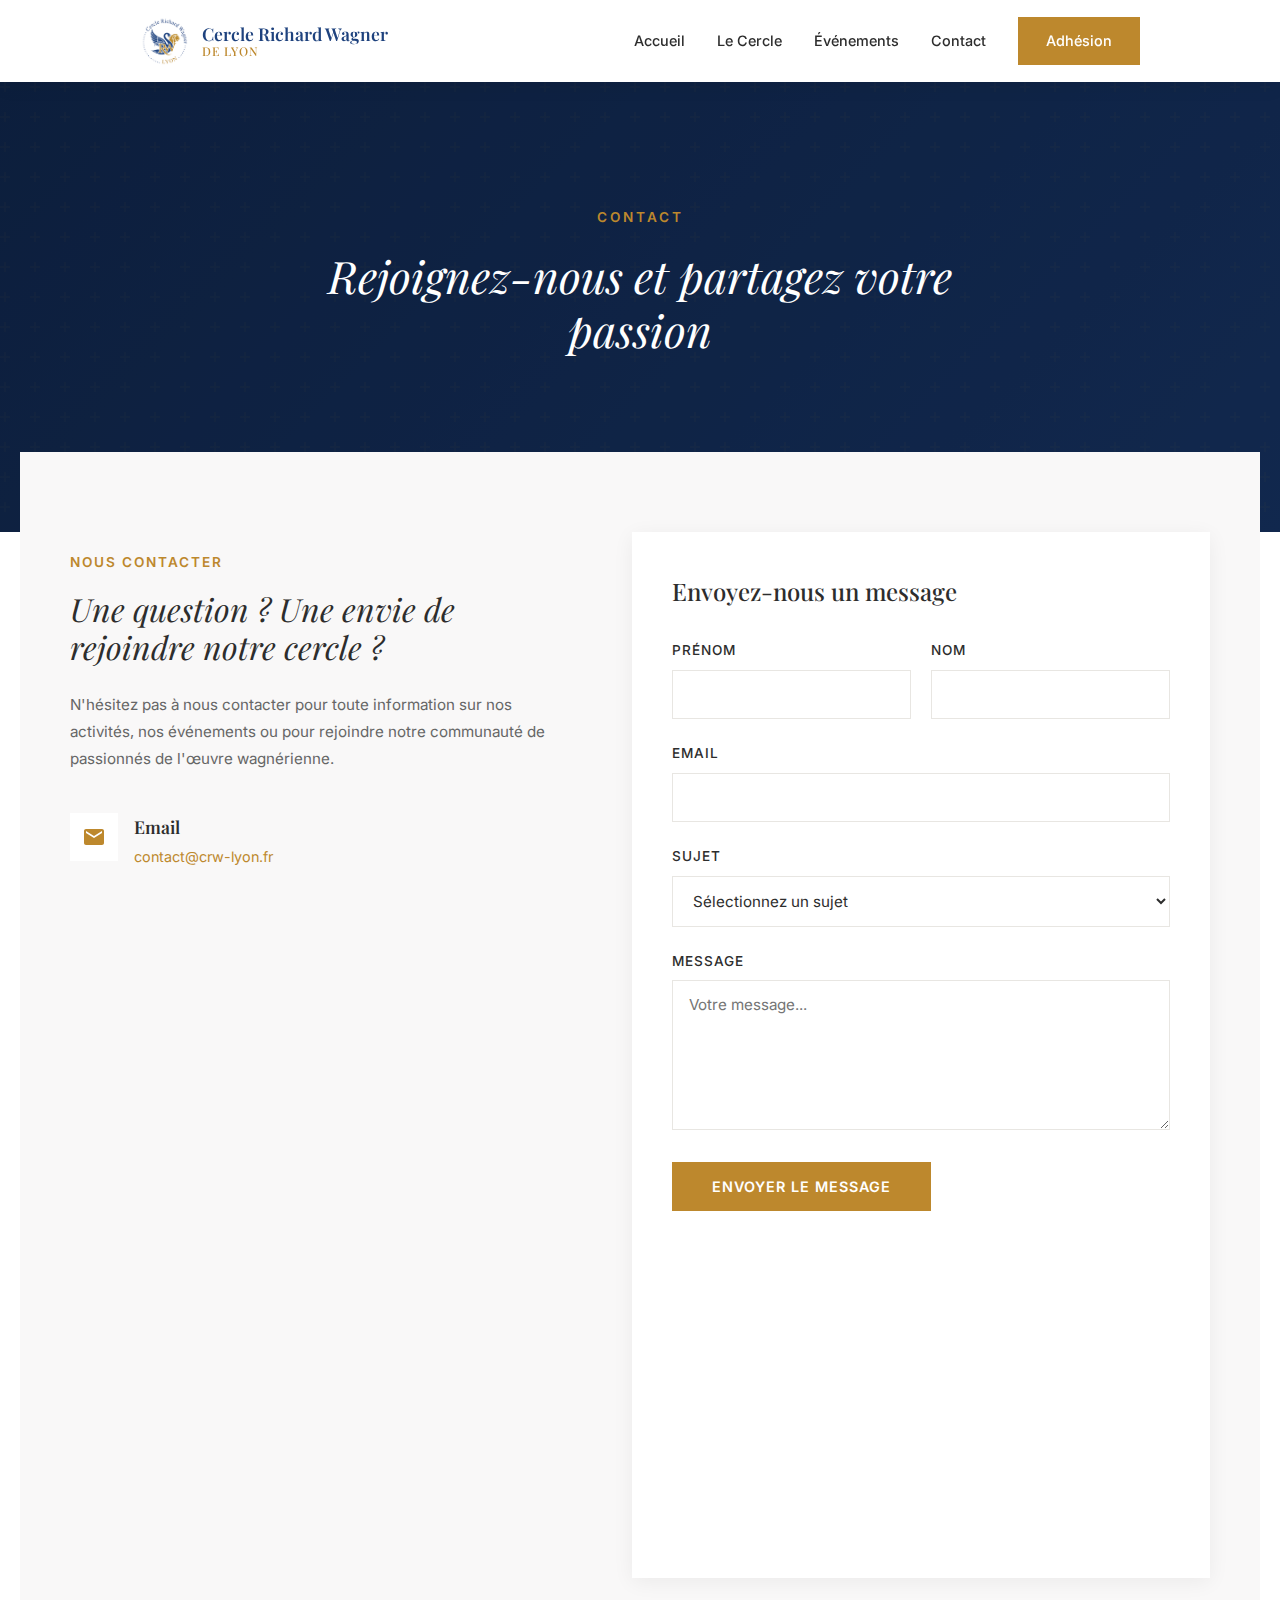
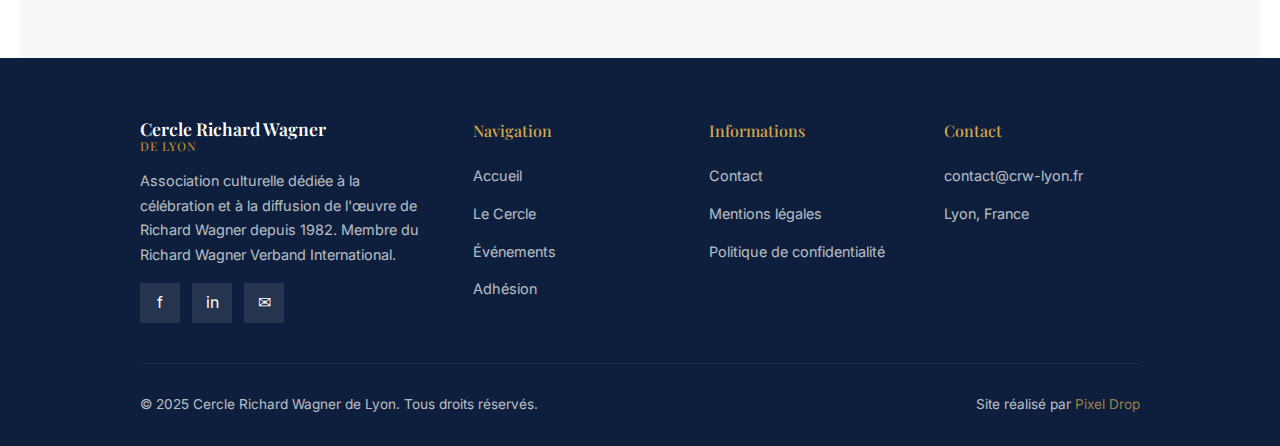
<file: crw-lyon-contact.html>
<!DOCTYPE html>
<html lang="fr">
<head>
    <meta charset="UTF-8">
    <meta name="viewport" content="width=device-width, initial-scale=1.0">
    <title>Contact - Cercle Richard Wagner de Lyon</title>
    <link rel="icon" type="image/png" href="logoCRWL.png">
    <link rel="preconnect" href="https://fonts.googleapis.com">
    <link rel="preconnect" href="https://fonts.gstatic.com" crossorigin>
    <link href="https://fonts.googleapis.com/css2?family=Playfair+Display:ital,wght@0,400;0,500;0,600;0,700;1,400;1,500&family=Inter:wght@300;400;500;600&display=swap" rel="stylesheet">
    <style>
        :root {
            --gold: #BD882D;
            --gold-light: #D4A84A;
            --gold-dark: #9A6F24;
            --blue: #1E427E;
            --blue-dark: #152F5A;
            --blue-darker: #0D1F3D;
            --cream: #F8F6F2;
            --white: #FFFFFF;
            --gray-dark: #2D2D2D;
            --gray-medium: #666666;
            --gray-light: #E8E6E2;
        }

        * {
            margin: 0;
            padding: 0;
            box-sizing: border-box;
        }

        body {
            font-family: 'Inter', sans-serif;
            color: var(--gray-dark);
            background-color: #FFFFFF;
            line-height: 1.6;
        }

        h1, h2, h3, h4 {
            font-family: 'Playfair Display', serif;
            font-weight: 500;
        }

        .container {
            max-width: 100%;
            margin: 0 auto;
            padding: 0 70px;
        }

        /* Header */
        .header {
            background: var(--white);
            padding: 16px 70px;
            position: fixed;
            width: 100%;
            top: 0;
            z-index: 1000;
            box-shadow: 0 2px 20px rgba(0,0,0,0.08);
        }

        .header-inner {
            display: flex;
            justify-content: space-between;
            align-items: center;
        }

        .logo {
            display: flex;
            align-items: center;
            gap: 12px;
            text-decoration: none;
        }

        .logo img {
            height: 50px;
            width: auto;
        }

        .logo-text {
            font-family: 'Playfair Display', serif;
            font-size: 1.1rem;
            color: var(--blue);
            font-weight: 600;
            line-height: 1.2;
        }

        .logo-text span {
            display: block;
            font-size: 0.75rem;
            color: var(--gold);
            font-weight: 500;
            letter-spacing: 1px;
            text-transform: uppercase;
        }

        .nav {
            display: flex;
            gap: 32px;
            align-items: center;
        }

        .nav a {
            text-decoration: none;
            color: var(--gray-dark);
            font-size: 0.9rem;
            font-weight: 500;
            transition: color 0.3s ease;
            position: relative;
        }

        .nav a:hover {
            color: var(--gold);
        }

        .nav a::after {
            content: '';
            position: absolute;
            bottom: -4px;
            left: 0;
            width: 0;
            height: 2px;
            background: var(--gold);
            transition: width 0.3s ease;
        }

        .nav a:hover::after {
            width: 100%;
        }

        .btn {
            display: inline-block;
            padding: 12px 28px;
            text-decoration: none;
            font-weight: 500;
            font-size: 0.9rem;
            transition: all 0.3s ease;
            cursor: pointer;
            border: none;
        }

        .btn-gold {
            background: var(--gold);
            color: var(--white);
        }

        .btn-gold:hover {
            background: var(--gold-dark);
            transform: translateY(-2px);
            box-shadow: 0 4px 12px rgba(189, 136, 45, 0.3);
        }

        /* Hero Section */
        .hero {
            margin-top: 82px;
            position: relative;
            height: 50vh;
            min-height: 350px;
            display: flex;
            align-items: center;
            justify-content: center;
            text-align: center;
            color: var(--white);
            overflow: hidden;
        }

        .hero-bg {
            position: absolute;
            top: 0;
            left: 0;
            right: 0;
            bottom: 0;
            background: linear-gradient(135deg, var(--blue-darker) 0%, var(--blue-dark) 100%);
            z-index: -2;
        }

        .hero-bg::after {
            content: '';
            position: absolute;
            top: 0;
            left: 0;
            right: 0;
            bottom: 0;
            background: url("data:image/svg+xml,%3Csvg width='60' height='60' viewBox='0 0 60 60' xmlns='http://www.w3.org/2000/svg'%3E%3Cg fill='none' fill-rule='evenodd'%3E%3Cg fill='%23BD882D' fill-opacity='0.05'%3E%3Cpath d='M36 34v-4h-2v4h-4v2h4v4h2v-4h4v-2h-4zm0-30V0h-2v4h-4v2h4v4h2V6h4V4h-4zM6 34v-4H4v4H0v2h4v4h2v-4h4v-2H6zM6 4V0H4v4H0v2h4v4h2V6h4V4H6z'/%3E%3C/g%3E%3C/g%3E%3C/svg%3E");
        }

        .hero-overlay {
            position: absolute;
            top: 0;
            left: 0;
            right: 0;
            bottom: 0;
            background: rgba(13, 31, 61, 0.4);
            z-index: -1;
        }

        .hero-content {
            position: relative;
            z-index: 1;
            margin-top: -50px;
        }

        .hero-label {
            color: var(--gold);
            font-size: 0.85rem;
            text-transform: uppercase;
            letter-spacing: 3px;
            font-weight: 600;
            margin-bottom: 20px;
        }

        .hero h1 {
            font-family: 'Playfair Display', serif;
            font-size: 2.8rem;
            font-style: italic;
            font-weight: 400;
            line-height: 1.2;
            max-width: 700px;
            margin: 0 auto;
        }

        /* Contact Section */
        .contact-section {
            position: relative;
            background: #F9F8F8;
            padding: 80px 50px;
            margin-top: -80px;
            margin-left: 20px;
            margin-right: 20px;
        }

        .contact-grid {
            display: grid;
            grid-template-columns: 1fr 1.2fr;
            gap: 80px;
            max-width: 1200px;
            margin: 0 auto;
        }

        .contact-info {
            padding-top: 20px;
        }

        .section-label {
            color: var(--gold);
            font-size: 0.85rem;
            text-transform: uppercase;
            letter-spacing: 2px;
            font-weight: 600;
            margin-bottom: 16px;
        }

        .contact-title {
            font-family: 'Playfair Display', serif;
            font-size: 2rem;
            font-style: italic;
            font-weight: 400;
            color: var(--gray-dark);
            line-height: 1.2;
            margin-bottom: 24px;
        }

        .contact-intro {
            font-size: 0.95rem;
            color: var(--gray-medium);
            line-height: 1.8;
            margin-bottom: 40px;
        }

        .contact-details {
            display: flex;
            flex-direction: column;
            gap: 24px;
        }

        .contact-item {
            display: flex;
            align-items: flex-start;
            gap: 16px;
        }

        .contact-icon {
            width: 48px;
            height: 48px;
            background: var(--white);
            display: flex;
            align-items: center;
            justify-content: center;
            font-size: 1.2rem;
            color: var(--gold);
            flex-shrink: 0;
        }

        .contact-item-content h4 {
            font-family: 'Playfair Display', serif;
            font-size: 1.1rem;
            font-weight: 600;
            color: var(--gray-dark);
            margin-bottom: 4px;
        }

        .contact-item-content p {
            font-size: 0.9rem;
            color: var(--gray-medium);
            line-height: 1.6;
        }

        .contact-item-content a {
            color: var(--gold);
            text-decoration: none;
            transition: color 0.3s ease;
        }

        .contact-item-content a:hover {
            color: var(--gold-dark);
        }

        /* Contact Form */
        .contact-form-wrapper {
            background: var(--white);
            padding: 40px;
            box-shadow: 0 4px 20px rgba(0,0,0,0.06);
        }

        .form-title {
            font-family: 'Playfair Display', serif;
            font-size: 1.5rem;
            font-weight: 500;
            color: var(--gray-dark);
            margin-bottom: 30px;
        }

        .form-group {
            margin-bottom: 24px;
        }

        .form-group label {
            display: block;
            font-size: 0.85rem;
            font-weight: 500;
            color: var(--gray-dark);
            margin-bottom: 8px;
            text-transform: uppercase;
            letter-spacing: 1px;
        }

        .form-group input,
        .form-group textarea,
        .form-group select {
            width: 100%;
            padding: 14px 16px;
            border: 1px solid var(--gray-light);
            font-family: 'Inter', sans-serif;
            font-size: 0.95rem;
            color: var(--gray-dark);
            transition: border-color 0.3s ease, box-shadow 0.3s ease;
            background: var(--white);
        }

        .form-group input:focus,
        .form-group textarea:focus,
        .form-group select:focus {
            outline: none;
            border-color: var(--gold);
            box-shadow: 0 0 0 3px rgba(189, 136, 45, 0.1);
        }

        .form-group textarea {
            min-height: 150px;
            resize: vertical;
        }

        .form-row {
            display: grid;
            grid-template-columns: 1fr 1fr;
            gap: 20px;
        }

        .btn-submit {
            display: inline-block;
            padding: 16px 40px;
            background: var(--gold);
            color: var(--white);
            font-family: 'Inter', sans-serif;
            font-size: 0.9rem;
            font-weight: 600;
            text-transform: uppercase;
            letter-spacing: 1px;
            border: none;
            cursor: pointer;
            transition: all 0.3s ease;
        }

        .btn-submit:hover {
            background: var(--gold-dark);
            transform: translateY(-2px);
            box-shadow: 0 4px 12px rgba(189, 136, 45, 0.3);
        }

        /* Social Links */
        .social-section {
            margin-top: 40px;
            padding-top: 40px;
            border-top: 1px solid var(--gray-light);
        }

        .social-title {
            font-size: 0.85rem;
            font-weight: 600;
            color: var(--gray-dark);
            text-transform: uppercase;
            letter-spacing: 1px;
            margin-bottom: 16px;
        }

        .social-links {
            display: flex;
            gap: 12px;
        }

        .social-link {
            width: 44px;
            height: 44px;
            background: var(--white);
            display: flex;
            align-items: center;
            justify-content: center;
            color: var(--blue);
            text-decoration: none;
            font-size: 1.1rem;
            transition: all 0.3s ease;
        }

        .social-link:hover {
            background: var(--gold);
            color: var(--white);
        }

        /* Footer */
        .footer {
            background: var(--blue-darker);
            color: var(--white);
            padding: 60px 70px 30px;
        }

        .footer-grid {
            display: grid;
            grid-template-columns: 1.5fr 1fr 1fr 1fr;
            gap: 40px;
            margin-bottom: 40px;
        }

        .footer-brand p {
            opacity: 0.7;
            font-size: 0.9rem;
            margin-top: 16px;
            line-height: 1.7;
        }

        .footer h4 {
            font-size: 1rem;
            margin-bottom: 20px;
            color: var(--gold-light);
        }

        .footer-links {
            list-style: none;
        }

        .footer-links li {
            margin-bottom: 12px;
        }

        .footer-links a {
            color: var(--white);
            text-decoration: none;
            opacity: 0.7;
            font-size: 0.9rem;
            transition: opacity 0.3s ease;
        }

        .footer-links a:hover {
            opacity: 1;
            color: var(--gold-light);
        }

        .footer-social {
            display: flex;
            gap: 12px;
            margin-top: 16px;
        }

        .footer-social a {
            width: 40px;
            height: 40px;
            background: rgba(255,255,255,0.1);
            display: flex;
            align-items: center;
            justify-content: center;
            color: var(--white);
            text-decoration: none;
            transition: all 0.3s ease;
        }

        .footer-social a:hover {
            background: var(--gold);
        }

        .footer-bottom {
            border-top: 1px solid rgba(255,255,255,0.1);
            padding-top: 30px;
            display: flex;
            justify-content: space-between;
            align-items: center;
            font-size: 0.85rem;
            opacity: 0.7;
        }

        .footer-bottom a {
            color: var(--gold-light);
            text-decoration: none;
        }

        .footer-partners {
            border-top: 1px solid rgba(255,255,255,0.1);
            padding-top: 30px;
            margin-bottom: 30px;
        }

        .footer-partners h4 {
            color: var(--gold-light);
            margin-bottom: 16px;
        }

        .footer-partners .footer-links {
            display: flex;
            flex-wrap: wrap;
            gap: 24px;
        }

        .footer-partners .footer-links li {
            margin-bottom: 0;
        }

        /* Scroll animations */
        .fade-in {
            opacity: 0;
            transform: translateY(30px);
            transition: opacity 0.8s ease, transform 0.8s ease;
        }

        .fade-in.visible {
            opacity: 1;
            transform: translateY(0);
        }

        .fade-in-left {
            opacity: 0;
            transform: translateX(-30px);
            transition: opacity 0.8s ease, transform 0.8s ease;
        }

        .fade-in-left.visible {
            opacity: 1;
            transform: translateX(0);
        }

        .fade-in-right {
            opacity: 0;
            transform: translateX(30px);
            transition: opacity 0.8s ease, transform 0.8s ease;
        }

        .fade-in-right.visible {
            opacity: 1;
            transform: translateX(0);
        }

        /* Staggered animation delays */
        .delay-1 { transition-delay: 0.1s; }
        .delay-2 { transition-delay: 0.2s; }
        .delay-3 { transition-delay: 0.3s; }
        .delay-4 { transition-delay: 0.4s; }

        /* Mobile Menu */
        .burger-menu {
            display: none;
            flex-direction: column;
            justify-content: center;
            align-items: center;
            width: 44px;
            height: 44px;
            cursor: pointer;
            z-index: 1001;
        }

        .burger-menu span {
            display: block;
            width: 24px;
            height: 2px;
            background: var(--blue);
            margin: 3px 0;
            transition: all 0.3s ease;
        }

        .burger-menu.active span:nth-child(1) {
            transform: rotate(45deg) translate(5px, 5px);
        }

        .burger-menu.active span:nth-child(2) {
            opacity: 0;
        }

        .burger-menu.active span:nth-child(3) {
            transform: rotate(-45deg) translate(5px, -5px);
        }

        .mobile-nav {
            display: none;
            position: fixed;
            top: 64px;
            left: 0;
            right: 0;
            bottom: 0;
            background: var(--white);
            z-index: 999;
            padding: 40px 24px;
            flex-direction: column;
            gap: 0;
        }

        .mobile-nav.active {
            display: flex;
        }

        .mobile-nav a {
            display: block;
            padding: 16px 0;
            text-decoration: none;
            color: var(--gray-dark);
            font-size: 1.1rem;
            font-weight: 500;
            border-bottom: 1px solid var(--gray-light);
            transition: color 0.3s ease;
        }

        .mobile-nav a:hover {
            color: var(--gold);
        }

        .mobile-nav .btn-gold {
            margin-top: 24px;
            text-align: center;
            color: var(--white);
        }

        /* Responsive */
        @media (max-width: 1024px) {
            .contact-grid {
                grid-template-columns: 1fr;
                gap: 50px;
            }

            .footer-grid {
                grid-template-columns: repeat(2, 1fr);
            }
        }

        @media (max-width: 768px) {
            .header {
                padding: 12px 12px;
            }

            .header-inner {
                justify-content: space-between;
            }

            .logo {
                gap: 8px;
            }

            .logo img {
                height: 40px;
            }

            .logo-text {
                font-size: 0.9rem;
            }

            .logo-text span {
                font-size: 0.65rem;
            }

            .container {
                padding: 0 16px;
            }

            .nav {
                display: none;
            }

            .burger-menu {
                display: flex;
            }

            .hero {
                padding: 100px 0 40px;
            }

            .hero h1 {
                font-size: 1.8rem;
            }

            .contact-section {
                margin-left: 0;
                margin-right: 0;
                margin-top: 0;
                padding: 40px 20px;
            }

            .contact-form-wrapper {
                padding: 24px;
            }

            .form-row {
                grid-template-columns: 1fr;
            }

            .contact-title {
                font-size: 1.5rem;
            }

            .footer {
                padding: 40px 20px 24px;
            }

            .footer-grid {
                grid-template-columns: 1fr;
                gap: 32px;
            }

            .footer-partners {
                padding-top: 24px;
                margin-bottom: 24px;
            }

            .footer-partners .footer-links {
                flex-direction: column;
                gap: 12px;
            }

            .footer-bottom {
                flex-direction: column;
                gap: 12px;
                text-align: center;
                padding-top: 24px;
            }
        }
    </style>
</head>
<body>
    <!-- Header -->
    <header class="header">
        <div class="container">
            <div class="header-inner">
                <a href="/" class="logo">
                    <img src="logoCRWL.png" alt="Cercle Richard Wagner Lyon - Logo">
                    <div class="logo-text">
                        Cercle Richard Wagner
                        <span>de Lyon</span>
                    </div>
                </a>
                <nav class="nav">
                    <a href="/">Accueil</a>
                    <a href="/crw-lyon-lecercle">Le Cercle</a>
                    <a href="/crw-lyon-evenements">Événements</a>
                    <a href="/crw-lyon-contact">Contact</a>
                    <a href="bulletin-inscription.pdf" class="btn btn-gold" style="color: white;" target="_blank">Adhésion</a>
                </nav>
                <div class="burger-menu" id="burgerMenu">
                    <span></span>
                    <span></span>
                    <span></span>
                </div>
            </div>
        </div>
    </header>

    <!-- Mobile Navigation -->
    <nav class="mobile-nav" id="mobileNav">
        <a href="/">Accueil</a>
        <a href="/crw-lyon-lecercle">Le Cercle</a>
        <a href="/crw-lyon-evenements">Événements</a>
        <a href="/crw-lyon-contact">Contact</a>
        <a href="bulletin-inscription.pdf" class="btn btn-gold" target="_blank">Adhésion</a>
    </nav>

    <!-- Hero Section -->
    <section class="hero">
        <div class="hero-bg"></div>
        <div class="hero-overlay"></div>
        <div class="hero-content">
            <p class="hero-label">Contact</p>
            <h1>Rejoignez-nous et partagez votre passion</h1>
        </div>
    </section>

    <!-- Contact Section -->
    <section class="contact-section">
        <div class="contact-grid">
            <!-- Contact Info -->
            <div class="contact-info">
                <p class="section-label fade-in">Nous contacter</p>
                <h2 class="contact-title fade-in delay-1">Une question ? Une envie de rejoindre notre cercle ?</h2>
                <p class="contact-intro fade-in delay-2">
                    N'hésitez pas à nous contacter pour toute information sur nos activités, nos événements ou pour rejoindre notre communauté de passionnés de l'œuvre wagnérienne.
                </p>

                <div class="contact-details">
                    <div class="contact-item fade-in delay-3">
                        <div class="contact-icon">
                            <svg width="20" height="16" viewBox="0 0 20 16" fill="none" xmlns="http://www.w3.org/2000/svg">
                                <path d="M18 0H2C0.9 0 0 0.9 0 2V14C0 15.1 0.9 16 2 16H18C19.1 16 20 15.1 20 14V2C20 0.9 19.1 0 18 0ZM18 4L10 9L2 4V2L10 7L18 2V4Z" fill="currentColor"/>
                            </svg>
                        </div>
                        <div class="contact-item-content">
                            <h4>Email</h4>
                            <p><a href="mailto:contact@crw-lyon.fr">contact@crw-lyon.fr</a></p>
                        </div>
                    </div>

                    <div class="contact-item fade-in delay-4">
                        <div class="contact-icon">
                            <svg width="16" height="20" viewBox="0 0 16 20" fill="none" xmlns="http://www.w3.org/2000/svg">
                                <path d="M8 0C3.58 0 0 3.58 0 8C0 13.54 7.04 19.54 7.35 19.79C7.54 19.93 7.77 20 8 20C8.23 20 8.46 19.93 8.65 19.79C8.96 19.54 16 13.54 16 8C16 3.58 12.42 0 8 0ZM8 11C6.34 11 5 9.66 5 8C5 6.34 6.34 5 8 5C9.66 5 11 6.34 11 8C11 9.66 9.66 11 8 11Z" fill="currentColor"/>
                            </svg>
                        </div>
                        <div class="contact-item-content">
                            <h4>Localisation</h4>
                            <p>Lyon, France<br>Nos événements se déroulent dans différents lieux culturels de la région lyonnaise.</p>
                        </div>
                    </div>

                    <div class="contact-item fade-in">
                        <div class="contact-icon">
                            <svg width="18" height="20" viewBox="0 0 18 20" fill="none" xmlns="http://www.w3.org/2000/svg">
                                <path d="M16 2H15V0H13V2H5V0H3V2H2C0.9 2 0 2.9 0 4V18C0 19.1 0.9 20 2 20H16C17.1 20 18 19.1 18 18V4C18 2.9 17.1 2 16 2ZM16 18H2V8H16V18ZM16 6H2V4H16V6Z" fill="currentColor"/>
                            </svg>
                        </div>
                        <div class="contact-item-content">
                            <h4>Nos rencontres</h4>
                            <p>Conférences, auditions et sorties tout au long de l'année. Consultez notre <a href="/crw-lyon-evenements">calendrier des événements</a>.</p>
                        </div>
                    </div>

                    <div class="contact-item fade-in">
                        <div class="contact-icon">
                            <svg width="20" height="20" viewBox="0 0 20 20" fill="none" xmlns="http://www.w3.org/2000/svg">
                                <path d="M10 0C4.48 0 0 4.48 0 10C0 15.52 4.48 20 10 20C15.52 20 20 15.52 20 10C20 4.48 15.52 0 10 0ZM10 3C11.66 3 13 4.34 13 6C13 7.66 11.66 9 10 9C8.34 9 7 7.66 7 6C7 4.34 8.34 3 10 3ZM10 17.2C7.5 17.2 5.29 15.92 4 13.98C4.03 11.99 8 10.9 10 10.9C11.99 10.9 15.97 11.99 16 13.98C14.71 15.92 12.5 17.2 10 17.2Z" fill="currentColor"/>
                            </svg>
                        </div>
                        <div class="contact-item-content">
                            <h4>Président</h4>
                            <p><strong>Bernard Bouchut</strong><br>
                            Domaine des Pins, 82 rue de la Garenne<br>
                            69005 Lyon<br>
                            <a href="mailto:Bouchut.bernard@orange.fr">Bouchut.bernard@orange.fr</a><br>
                            <a href="tel:+33661647052">06 61 64 70 52</a></p>
                        </div>
                    </div>

                    <div class="contact-item fade-in">
                        <div class="contact-icon">
                            <svg width="20" height="16" viewBox="0 0 20 16" fill="none" xmlns="http://www.w3.org/2000/svg">
                                <path d="M18 0H2C0.9 0 0 0.9 0 2V14C0 15.1 0.9 16 2 16H18C19.1 16 20 15.1 20 14V2C20 0.9 19.1 0 18 0ZM18 4L10 9L2 4V2L10 7L18 2V4Z" fill="currentColor"/>
                            </svg>
                        </div>
                        <div class="contact-item-content">
                            <h4>Adresse de gestion</h4>
                            <p>9 rue Maréchal Leclerc<br>
                            69500 Bron<br>
                            <a href="mailto:c-perrier@wanadoo.fr">c-perrier@wanadoo.fr</a><br>
                            <a href="tel:+33631005916">06 31 00 59 16</a></p>
                        </div>
                    </div>
                </div>

                <div class="social-section fade-in">
                    <p class="social-title">Suivez-nous</p>
                    <div class="social-links">
                        <a href="#" class="social-link">f</a>
                        <a href="#" class="social-link">in</a>
                    </div>
                </div>
            </div>

            <!-- Contact Form -->
            <div class="contact-form-wrapper fade-in-right">
                <h3 class="form-title">Envoyez-nous un message</h3>
                <form action="#" method="POST">
                    <div class="form-row">
                        <div class="form-group">
                            <label for="firstname">Prénom</label>
                            <input type="text" id="firstname" name="firstname" required>
                        </div>
                        <div class="form-group">
                            <label for="lastname">Nom</label>
                            <input type="text" id="lastname" name="lastname" required>
                        </div>
                    </div>

                    <div class="form-group">
                        <label for="email">Email</label>
                        <input type="email" id="email" name="email" required>
                    </div>

                    <div class="form-group">
                        <label for="subject">Sujet</label>
                        <select id="subject" name="subject">
                            <option value="">Sélectionnez un sujet</option>
                            <option value="adhesion">Demande d'adhésion</option>
                            <option value="information">Demande d'information</option>
                            <option value="evenement">Question sur un événement</option>
                            <option value="partenariat">Proposition de partenariat</option>
                            <option value="autre">Autre</option>
                        </select>
                    </div>

                    <div class="form-group">
                        <label for="message">Message</label>
                        <textarea id="message" name="message" placeholder="Votre message..." required></textarea>
                    </div>

                    <button type="submit" class="btn-submit">Envoyer le message</button>
                </form>
            </div>
        </div>
    </section>

    <!-- Footer -->
    <footer class="footer">
        <div class="container">
            <div class="footer-grid">
                <div class="footer-brand">
                    <a href="/" class="logo">
                        <div class="logo-text" style="color: white;">
                            Cercle Richard Wagner
                            <span>de Lyon</span>
                        </div>
                    </a>
                    <p>Association culturelle dédiée à la célébration et à la diffusion de l'œuvre de Richard Wagner depuis 1982. Membre du Richard Wagner Verband International.</p>
                    <div class="footer-social">
                        <a href="#">f</a>
                        <a href="#">in</a>
                        <a href="#">✉</a>
                    </div>
                </div>
                <div>
                    <h4>Navigation</h4>
                    <ul class="footer-links">
                        <li><a href="/">Accueil</a></li>
                        <li><a href="/crw-lyon-lecercle">Le Cercle</a></li>
                        <li><a href="/crw-lyon-evenements">Événements</a></li>
                        <li><a href="bulletin-inscription.pdf" target="_blank">Adhésion</a></li>
                    </ul>
                </div>
                <div>
                    <h4>Informations</h4>
                    <ul class="footer-links">
                        <li><a href="/crw-lyon-contact">Contact</a></li>
                        <li><a href="#">Mentions légales</a></li>
                        <li><a href="#">Politique de confidentialité</a></li>
                    </ul>
                </div>
                <div>
                    <h4>Contact</h4>
                    <ul class="footer-links">
                        <li><a href="mailto:contact@crw-lyon.fr">contact@crw-lyon.fr</a></li>
                        <li><a href="#">Lyon, France</a></li>
                    </ul>
                </div>
            </div>
            <div class="footer-bottom">
                <p>© 2025 Cercle Richard Wagner de Lyon. Tous droits réservés.</p>
                <p>Site réalisé par <a href="https://pixel-drop.com" target="_blank">Pixel Drop</a></p>
            </div>
        </div>
    </footer>

    <script>
        // Intersection Observer for fade-in animations
        const observerOptions = {
            root: null,
            rootMargin: '0px',
            threshold: 0.1
        };

        const observer = new IntersectionObserver((entries) => {
            entries.forEach(entry => {
                if (entry.isIntersecting) {
                    entry.target.classList.add('visible');
                }
            });
        }, observerOptions);

        document.querySelectorAll('.fade-in, .fade-in-left, .fade-in-right').forEach(el => {
            observer.observe(el);
        });

        // Mobile Menu
        const burgerMenu = document.getElementById('burgerMenu');
        const mobileNav = document.getElementById('mobileNav');

        burgerMenu.addEventListener('click', () => {
            burgerMenu.classList.toggle('active');
            mobileNav.classList.toggle('active');
            document.body.style.overflow = mobileNav.classList.contains('active') ? 'hidden' : '';
        });
    </script>
</body>
</html>
</file>
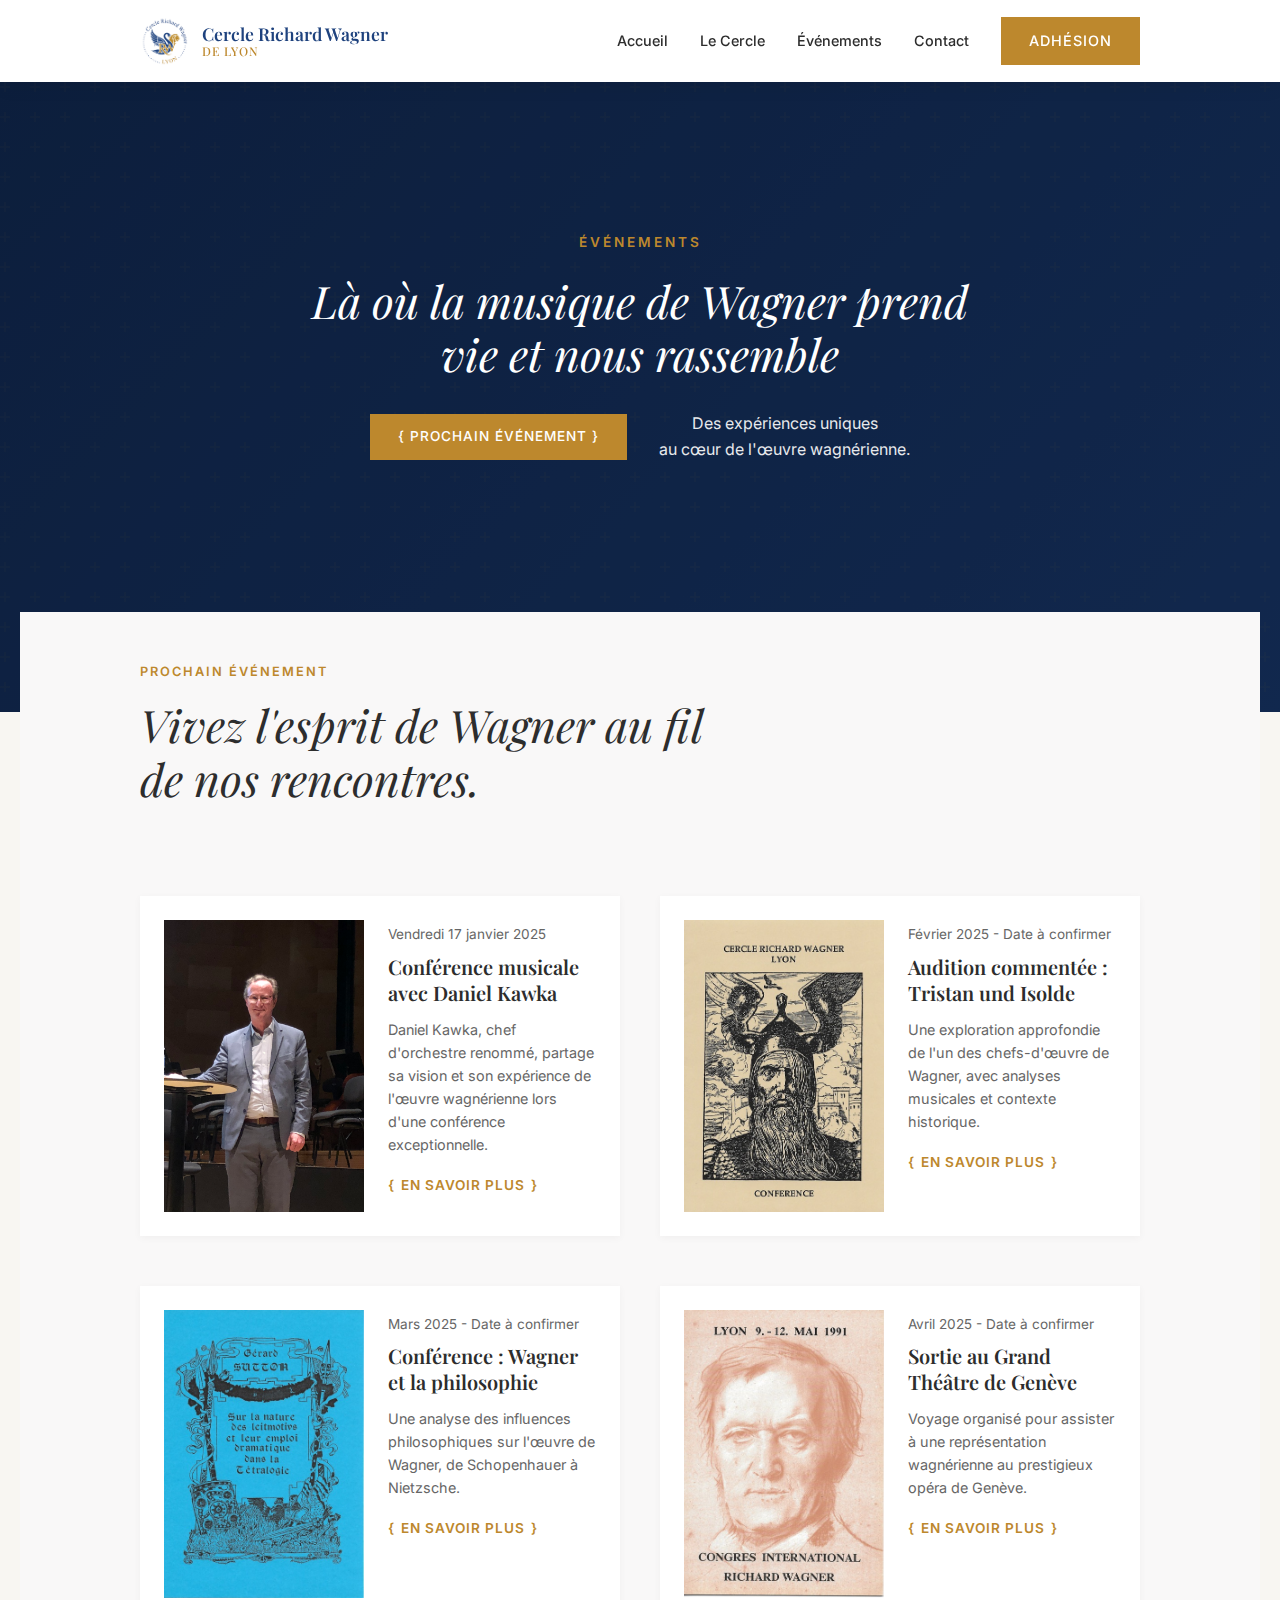
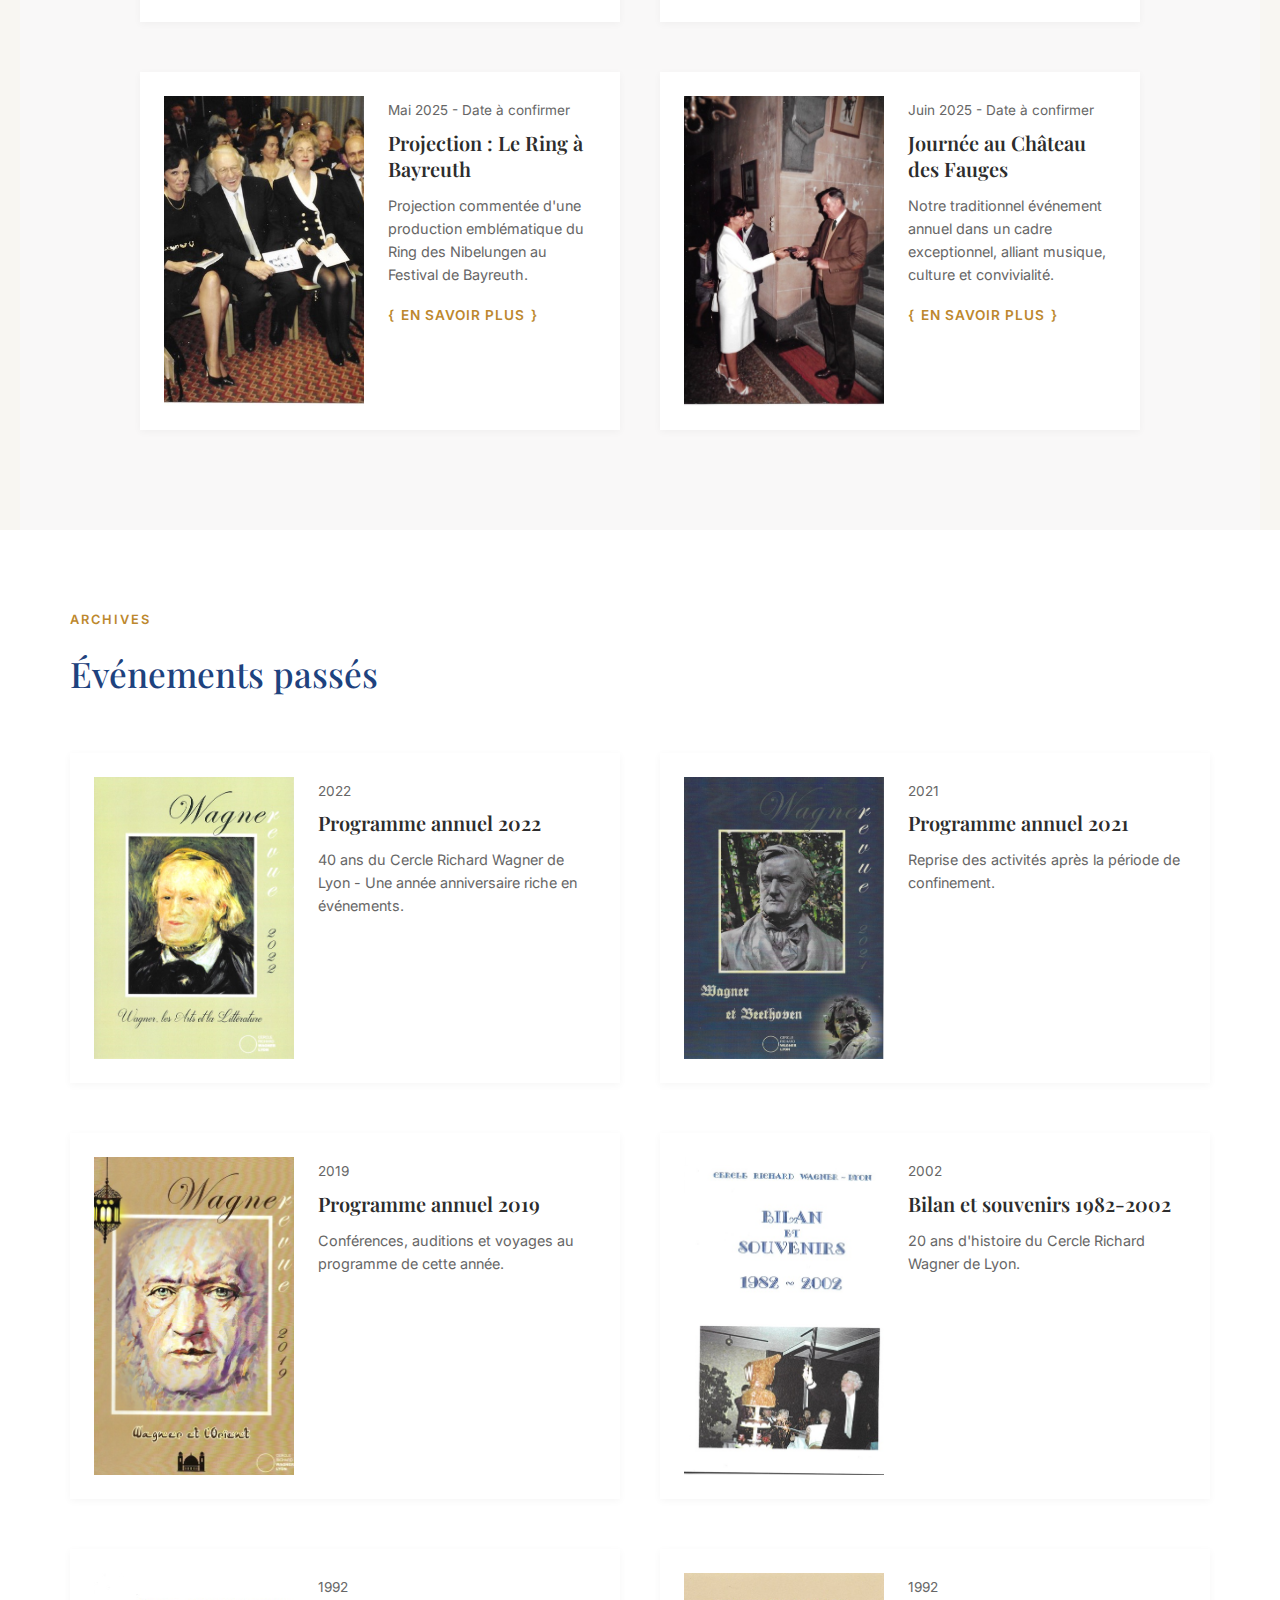
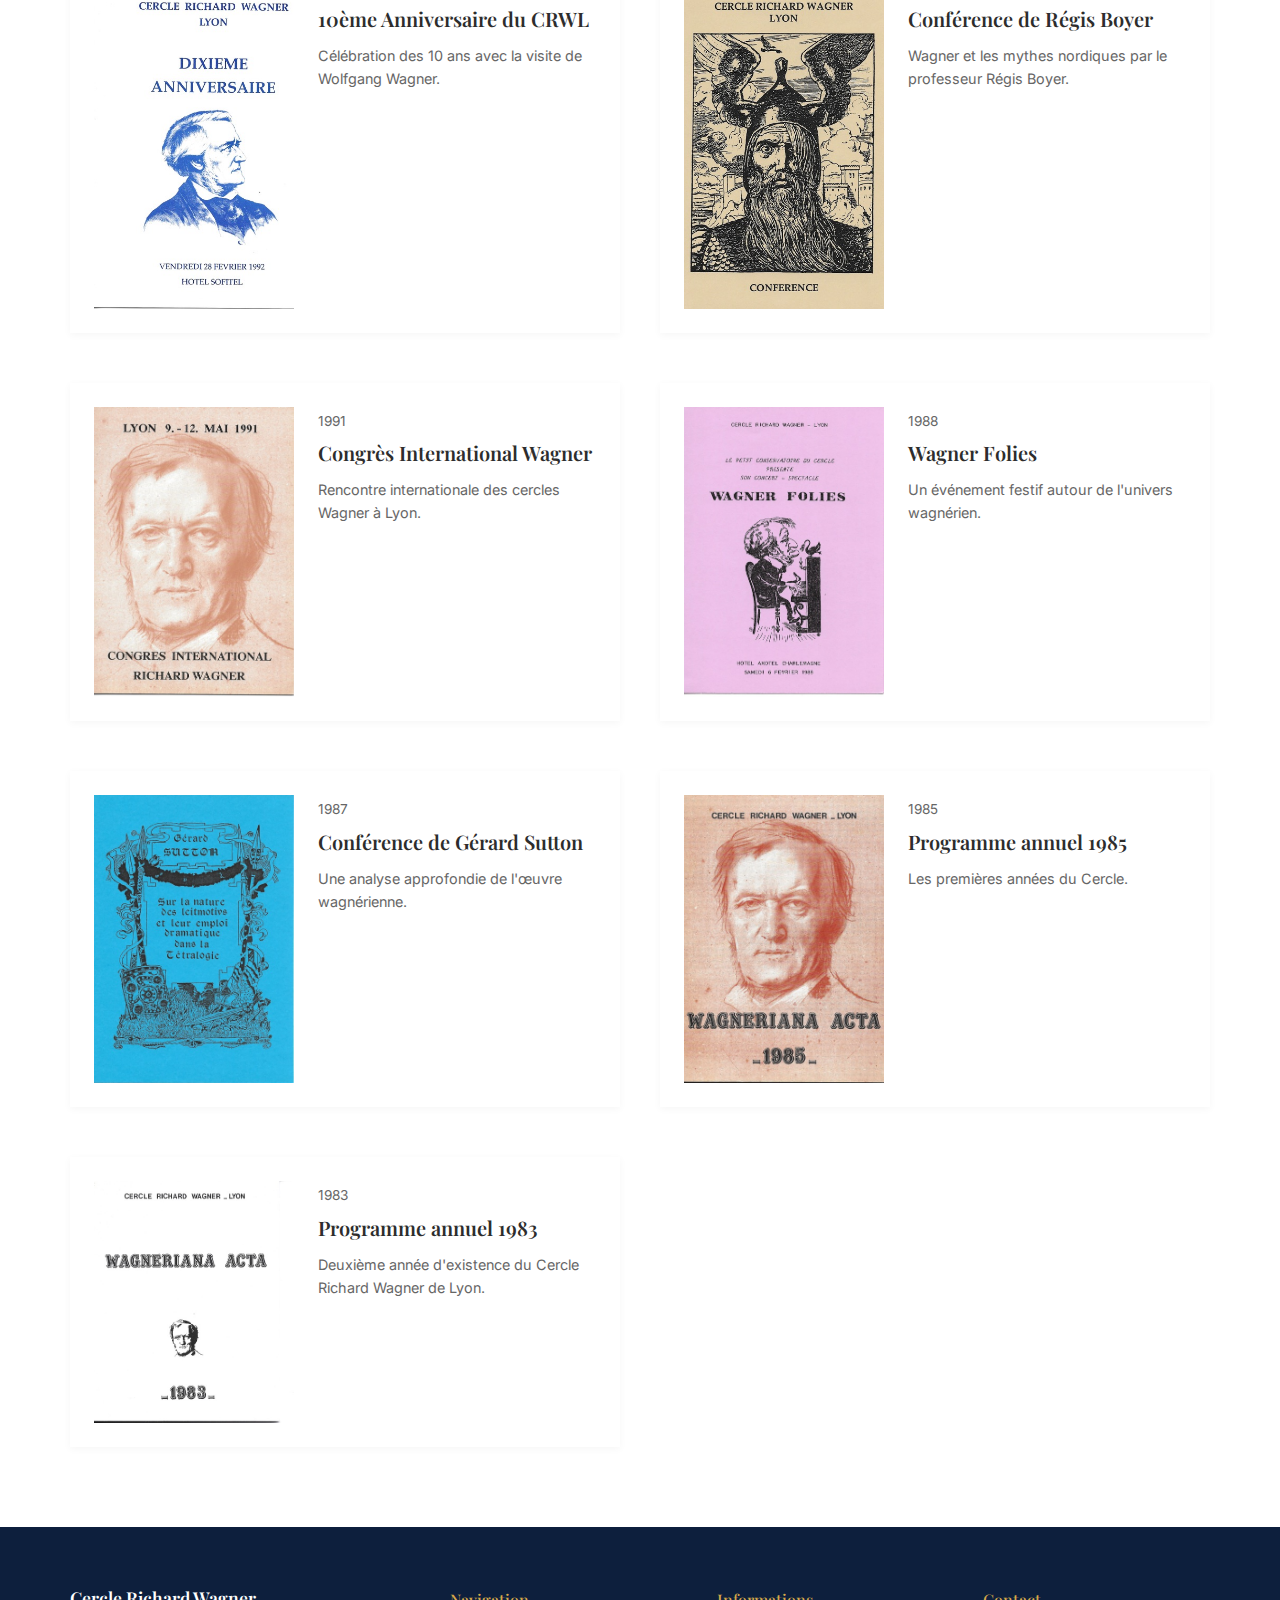
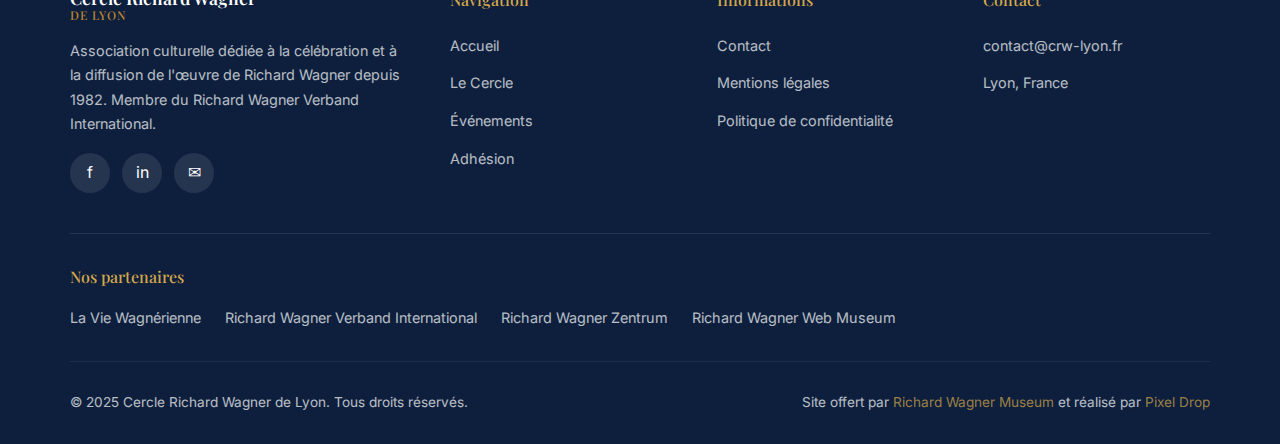
<file: crw-lyon-evenements.html>
<!DOCTYPE html>
<html lang="fr">
<head>
    <meta charset="UTF-8">
    <meta name="viewport" content="width=device-width, initial-scale=1.0">
    <title>Événements - Cercle Richard Wagner de Lyon</title>
    <link rel="icon" type="image/png" href="logoCRWL.png">
    <link rel="preconnect" href="https://fonts.googleapis.com">
    <link rel="preconnect" href="https://fonts.gstatic.com" crossorigin>
    <link href="https://fonts.googleapis.com/css2?family=Playfair+Display:ital,wght@0,400;0,500;0,600;0,700;1,400;1,500&family=Inter:wght@300;400;500;600&display=swap" rel="stylesheet">
    <style>
        :root {
            --gold: #BD882D;
            --gold-light: #D4A84A;
            --gold-dark: #9A6F24;
            --blue: #1E427E;
            --blue-dark: #152F5A;
            --blue-darker: #0D1F3D;
            --cream: #F8F6F2;
            --white: #FFFFFF;
            --gray-dark: #2D2D2D;
            --gray-medium: #666666;
            --gray-light: #E8E6E2;
        }

        * {
            margin: 0;
            padding: 0;
            box-sizing: border-box;
        }

        body {
            font-family: 'Inter', sans-serif;
            color: var(--gray-dark);
            background-color: var(--cream);
            line-height: 1.6;
        }

        h1, h2, h3, h4 {
            font-family: 'Playfair Display', serif;
            font-weight: 500;
        }

        .container {
            max-width: 100%;
            margin: 0 auto;
            padding: 0 70px;
        }

        /* Header */
        .header {
            background: var(--white);
            padding: 16px 70px;
            position: fixed;
            width: 100%;
            top: 0;
            z-index: 1000;
            box-shadow: 0 2px 20px rgba(0,0,0,0.08);
        }

        .header-inner {
            display: flex;
            justify-content: space-between;
            align-items: center;
        }

        .logo {
            display: flex;
            align-items: center;
            gap: 12px;
            text-decoration: none;
        }

        .logo img {
            height: 50px;
            width: auto;
        }

        .logo-text {
            font-family: 'Playfair Display', serif;
            font-size: 1.1rem;
            color: var(--blue);
            font-weight: 600;
            line-height: 1.2;
        }

        .logo-text span {
            display: block;
            font-size: 0.75rem;
            color: var(--gold);
            font-weight: 500;
            letter-spacing: 1px;
            text-transform: uppercase;
        }

        .nav {
            display: flex;
            gap: 32px;
            align-items: center;
        }

        .nav a {
            text-decoration: none;
            color: var(--gray-dark);
            font-size: 0.9rem;
            font-weight: 500;
            transition: color 0.3s ease;
            position: relative;
        }

        .nav a:hover {
            color: var(--gold);
        }

        .nav a::after {
            content: '';
            position: absolute;
            bottom: -4px;
            left: 0;
            width: 0;
            height: 2px;
            background: var(--gold);
            transition: width 0.3s ease;
        }

        .nav a:hover::after {
            width: 100%;
        }

        .btn {
            display: inline-block;
            padding: 12px 28px;
            border-radius: 0;
            text-decoration: none;
            font-weight: 500;
            font-size: 0.85rem;
            transition: all 0.3s ease;
            cursor: pointer;
            border: none;
            text-transform: uppercase;
            letter-spacing: 1px;
        }

        .btn-outline-white {
            background: transparent;
            border: 1px solid var(--white);
            color: var(--white);
        }

        .btn-outline-white:hover {
            background: var(--white);
            color: var(--blue-dark);
        }

        .btn-gold {
            background: var(--gold);
            color: var(--white);
        }

        .btn-gold:hover {
            background: var(--gold-dark);
        }

        /* Hero Section */
        .hero {
            position: relative;
            height: 70vh;
            min-height: 500px;
            margin-top: 82px;
            display: flex;
            align-items: center;
            justify-content: center;
            text-align: center;
            color: var(--white);
            overflow: hidden;
        }

        .hero-bg {
            position: absolute;
            top: 0;
            left: 0;
            right: 0;
            bottom: 0;
            background: linear-gradient(135deg, var(--blue-darker) 0%, var(--blue-dark) 100%);
            z-index: -2;
        }

        .hero-bg::after {
            content: '';
            position: absolute;
            top: 0;
            left: 0;
            right: 0;
            bottom: 0;
            background: url("data:image/svg+xml,%3Csvg width='60' height='60' viewBox='0 0 60 60' xmlns='http://www.w3.org/2000/svg'%3E%3Cg fill='none' fill-rule='evenodd'%3E%3Cg fill='%23BD882D' fill-opacity='0.05'%3E%3Cpath d='M36 34v-4h-2v4h-4v2h4v4h2v-4h4v-2h-4zm0-30V0h-2v4h-4v2h4v4h2V6h4V4h-4zM6 34v-4H4v4H0v2h4v4h2v-4h4v-2H6zM6 4V0H4v4H0v2h4v4h2V6h4V4H6z'/%3E%3C/g%3E%3C/g%3E%3C/svg%3E");
        }

        .hero-overlay {
            position: absolute;
            top: 0;
            left: 0;
            right: 0;
            bottom: 0;
            background: rgba(13, 31, 61, 0.4);
            z-index: -1;
        }

        .hero-content {
            position: relative;
            z-index: 1;
            margin-top: -100px;
        }

        .hero-label {
            color: var(--gold);
            font-size: 0.85rem;
            text-transform: uppercase;
            letter-spacing: 3px;
            font-weight: 600;
            margin-bottom: 20px;
        }

        .hero h1 {
            font-family: 'Playfair Display', serif;
            font-size: 2.8rem;
            font-style: italic;
            font-weight: 400;
            line-height: 1.2;
            max-width: 700px;
            margin: 0 auto 30px;
        }

        .hero-buttons {
            display: flex;
            gap: 16px;
            justify-content: center;
            align-items: center;
        }

        .hero-text {
            font-size: 1rem;
            opacity: 0.9;
            margin-left: 16px;
        }

        /* Next Event Section */
        .next-event {
            position: relative;
            background: #F9F8F8;
            padding: 50px;
            margin-top: -100px;
            margin-left: 20px;
            margin-right: 20px;
        }

        .section-label {
            color: var(--gold);
            font-size: 0.8rem;
            text-transform: uppercase;
            letter-spacing: 2px;
            font-weight: 600;
            margin-bottom: 16px;
        }

        .next-event h2 {
            font-size: 2.8rem;
            font-style: italic;
            font-weight: 400;
            color: var(--gray-dark);
            line-height: 1.2;
            max-width: 600px;
        }

        /* Events Grid */
        .events {
            padding: 40px 50px 100px;
            background: #F9F8F8;
            margin-left: 20px;
            margin-right: 20px;
        }

        .events-grid {
            display: grid;
            grid-template-columns: repeat(2, 1fr);
            gap: 50px 40px;
        }

        .event-card {
            display: grid;
            grid-template-columns: 200px 1fr;
            gap: 24px;
            align-items: stretch;
            background: var(--white);
            padding: 24px;
            box-shadow: 0 2px 8px rgba(0,0,0,0.04);
        }

        .event-image {
            width: 100%;
            height: 100%;
            min-height: 140px;
            background: linear-gradient(135deg, #3a3a3a 0%, #2a2a2a 100%);
            display: flex;
            align-items: center;
            justify-content: center;
            color: var(--gray-medium);
            font-size: 0.75rem;
            overflow: hidden;
        }

        .event-image img {
            width: 100%;
            height: 100%;
            object-fit: cover;
            display: block;
        }

        .event-content {
            padding-top: 4px;
        }

        .event-date {
            font-size: 0.85rem;
            color: var(--gray-medium);
            margin-bottom: 8px;
        }

        .event-title {
            font-family: 'Playfair Display', serif;
            font-size: 1.25rem;
            font-weight: 600;
            color: var(--gray-dark);
            margin-bottom: 12px;
            line-height: 1.3;
        }

        .event-description {
            font-size: 0.9rem;
            color: var(--gray-medium);
            line-height: 1.6;
            margin-bottom: 16px;
        }

        .event-link {
            display: inline-flex;
            align-items: center;
            gap: 6px;
            color: var(--gold);
            text-decoration: none;
            font-size: 0.85rem;
            font-weight: 600;
            text-transform: uppercase;
            letter-spacing: 1px;
            transition: color 0.3s ease;
        }

        .event-link:hover {
            color: var(--gold-dark);
        }

        .event-link::before {
            content: '{';
        }

        .event-link::after {
            content: '}';
        }

        /* Past Events Section */
        .past-events {
            padding: 80px 0;
            background: var(--white);
        }

        .past-events .section-header {
            margin-bottom: 50px;
        }

        .past-events h2 {
            font-size: 2.2rem;
            color: var(--blue);
        }

        /* Footer */
        .footer {
            background: var(--blue-darker);
            color: var(--white);
            padding: 60px 0 30px;
        }

        .footer-grid {
            display: grid;
            grid-template-columns: 1.5fr 1fr 1fr 1fr;
            gap: 40px;
            margin-bottom: 40px;
        }

        .footer-brand p {
            opacity: 0.7;
            font-size: 0.9rem;
            margin-top: 16px;
            line-height: 1.7;
        }

        .footer h4 {
            font-size: 1rem;
            margin-bottom: 20px;
            color: var(--gold-light);
        }

        .footer-links {
            list-style: none;
        }

        .footer-links li {
            margin-bottom: 12px;
        }

        .footer-links a {
            color: var(--white);
            text-decoration: none;
            opacity: 0.7;
            font-size: 0.9rem;
            transition: opacity 0.3s ease;
        }

        .footer-links a:hover {
            opacity: 1;
            color: var(--gold-light);
        }

        .footer-social {
            display: flex;
            gap: 12px;
            margin-top: 16px;
        }

        .footer-social a {
            width: 40px;
            height: 40px;
            background: rgba(255,255,255,0.1);
            border-radius: 50%;
            display: flex;
            align-items: center;
            justify-content: center;
            color: var(--white);
            text-decoration: none;
            transition: all 0.3s ease;
        }

        .footer-social a:hover {
            background: var(--gold);
        }

        .footer-bottom {
            border-top: 1px solid rgba(255,255,255,0.1);
            padding-top: 30px;
            display: flex;
            justify-content: space-between;
            align-items: center;
            font-size: 0.85rem;
            opacity: 0.7;
        }

        .footer-bottom a {
            color: var(--gold-light);
            text-decoration: none;
        }

        .footer-partners {
            border-top: 1px solid rgba(255,255,255,0.1);
            padding-top: 30px;
            margin-bottom: 30px;
        }

        .footer-partners h4 {
            color: var(--gold-light);
            margin-bottom: 16px;
        }

        .footer-partners .footer-links {
            display: flex;
            flex-wrap: wrap;
            gap: 24px;
        }

        .footer-partners .footer-links li {
            margin-bottom: 0;
        }

        /* Mobile Menu */
        .burger-menu {
            display: none;
            flex-direction: column;
            justify-content: center;
            align-items: center;
            width: 44px;
            height: 44px;
            cursor: pointer;
            z-index: 1001;
        }

        .burger-menu span {
            display: block;
            width: 24px;
            height: 2px;
            background: var(--blue);
            margin: 3px 0;
            transition: all 0.3s ease;
        }

        .burger-menu.active span:nth-child(1) {
            transform: rotate(45deg) translate(5px, 5px);
        }

        .burger-menu.active span:nth-child(2) {
            opacity: 0;
        }

        .burger-menu.active span:nth-child(3) {
            transform: rotate(-45deg) translate(5px, -5px);
        }

        .mobile-nav {
            display: none;
            position: fixed;
            top: 64px;
            left: 0;
            right: 0;
            bottom: 0;
            background: var(--white);
            z-index: 999;
            padding: 40px 24px;
            flex-direction: column;
            gap: 0;
        }

        .mobile-nav.active {
            display: flex;
        }

        .mobile-nav a {
            display: block;
            padding: 16px 0;
            text-decoration: none;
            color: var(--gray-dark);
            font-size: 1.1rem;
            font-weight: 500;
            border-bottom: 1px solid var(--gray-light);
            transition: color 0.3s ease;
        }

        .mobile-nav a:hover {
            color: var(--gold);
        }

        .mobile-nav .btn-gold {
            margin-top: 24px;
            text-align: center;
            color: var(--white);
        }

        /* Responsive */
        @media (max-width: 1024px) {
            .events-grid {
                grid-template-columns: 1fr;
            }

            .footer-grid {
                grid-template-columns: repeat(2, 1fr);
            }
        }

        @media (max-width: 768px) {
            .header {
                padding: 12px 12px;
            }

            .header-inner {
                justify-content: space-between;
            }

            .logo {
                gap: 8px;
            }

            .logo img {
                height: 40px;
            }

            .logo-text {
                font-size: 0.9rem;
            }

            .logo-text span {
                font-size: 0.65rem;
            }

            .container {
                padding: 0 16px;
            }

            .nav {
                display: none;
            }

            .burger-menu {
                display: flex;
            }

            /* Hero mobile - réduire espace et supprimer gap */
            .hero {
                margin-top: 64px;
                height: auto;
                min-height: 400px;
                padding: 60px 0 40px;
            }

            .hero-content {
                margin-top: 0;
            }

            .hero h1 {
                font-size: 1.8rem;
                margin-bottom: 20px;
            }

            .hero-buttons {
                flex-direction: column;
                gap: 12px;
                align-items: center;
            }

            .hero-text {
                margin-left: 0;
                margin-top: 8px;
                text-align: center;
            }

            .next-event {
                margin-left: 0;
                margin-right: 0;
                margin-top: 0;
                padding: 30px 16px;
            }

            .events {
                margin-left: 0;
                margin-right: 0;
                padding: 24px 16px;
            }

            .next-event h2 {
                font-size: 1.6rem;
            }

            .event-card {
                grid-template-columns: 1fr;
            }

            .event-image {
                height: 200px;
            }

            .footer {
                padding: 40px 20px 24px;
            }

            .footer-grid {
                grid-template-columns: 1fr;
                gap: 32px;
            }

            .footer-partners {
                padding-top: 24px;
                margin-bottom: 24px;
            }

            .footer-partners .footer-links {
                flex-direction: column;
                gap: 12px;
            }

            .footer-bottom {
                flex-direction: column;
                gap: 12px;
                text-align: center;
                padding-top: 24px;
            }
        }
    </style>
</head>
<body>
    <!-- Header -->
    <header class="header">
        <div class="container">
            <div class="header-inner">
                <a href="/" class="logo">
                    <img src="logoCRWL.png" alt="Cercle Richard Wagner Lyon - Logo">
                    <div class="logo-text">
                        Cercle Richard Wagner
                        <span>de Lyon</span>
                    </div>
                </a>
                <nav class="nav">
                    <a href="/">Accueil</a>
                    <a href="/crw-lyon-lecercle">Le Cercle</a>
                    <a href="/crw-lyon-evenements">Événements</a>
                    <a href="/crw-lyon-contact">Contact</a>
                    <a href="bulletin-inscription.pdf" class="btn btn-gold" style="color: white;" target="_blank">Adhésion</a>
                </nav>
                <div class="burger-menu" id="burgerMenu">
                    <span></span>
                    <span></span>
                    <span></span>
                </div>
            </div>
        </div>
    </header>

    <!-- Mobile Navigation -->
    <nav class="mobile-nav" id="mobileNav">
        <a href="/">Accueil</a>
        <a href="/crw-lyon-lecercle">Le Cercle</a>
        <a href="/crw-lyon-evenements">Événements</a>
        <a href="/crw-lyon-contact">Contact</a>
        <a href="bulletin-inscription.pdf" class="btn btn-gold" target="_blank">Adhésion</a>
    </nav>

    <!-- Hero Section -->
    <section class="hero">
        <div class="hero-bg"></div>
        <div class="hero-overlay"></div>
        <div class="hero-content">
            <p class="hero-label">Événements</p>
            <h1>Là où la musique de Wagner prend vie et nous rassemble</h1>
            <div class="hero-buttons">
                <a href="#prochain" class="btn btn-gold">{ Prochain événement }</a>
                <span class="hero-text">Des expériences uniques<br>au cœur de l'œuvre wagnérienne.</span>
            </div>
        </div>
    </section>

    <!-- Next Event Section -->
    <section class="next-event" id="prochain">
        <div class="container">
            <p class="section-label">Prochain événement</p>
            <h2>Vivez l'esprit de Wagner au fil de nos rencontres.</h2>
        </div>
    </section>

    <!-- Events Grid -->
    <section class="events">
        <div class="container">
            <div class="events-grid">
                <!-- Event 1 - Featured -->
                <div class="event-card">
                    <div class="event-image">
                        <img src="photos-recentes/IMG_6379.JPG" alt="Conférence">
                    </div>
                    <div class="event-content">
                        <p class="event-date">Vendredi 17 janvier 2025</p>
                        <h3 class="event-title">Conférence musicale avec Daniel Kawka</h3>
                        <p class="event-description">Daniel Kawka, chef d'orchestre renommé, partage sa vision et son expérience de l'œuvre wagnérienne lors d'une conférence exceptionnelle.</p>
                        <a href="#" class="event-link">En savoir plus</a>
                    </div>
                </div>

                <!-- Event 2 -->
                <div class="event-card">
                    <div class="event-image">
                        <img src="annonces/conference-regis-boyer-1992.jpeg" alt="Audition">
                    </div>
                    <div class="event-content">
                        <p class="event-date">Février 2025 - Date à confirmer</p>
                        <h3 class="event-title">Audition commentée : Tristan und Isolde</h3>
                        <p class="event-description">Une exploration approfondie de l'un des chefs-d'œuvre de Wagner, avec analyses musicales et contexte historique.</p>
                        <a href="#" class="event-link">En savoir plus</a>
                    </div>
                </div>

                <!-- Event 3 -->
                <div class="event-card">
                    <div class="event-image">
                        <img src="annonces/conference-gerard-sutton-1987.jpeg" alt="Conférence">
                    </div>
                    <div class="event-content">
                        <p class="event-date">Mars 2025 - Date à confirmer</p>
                        <h3 class="event-title">Conférence : Wagner et la philosophie</h3>
                        <p class="event-description">Une analyse des influences philosophiques sur l'œuvre de Wagner, de Schopenhauer à Nietzsche.</p>
                        <a href="#" class="event-link">En savoir plus</a>
                    </div>
                </div>

                <!-- Event 4 -->
                <div class="event-card">
                    <div class="event-image">
                        <img src="annonces/congres-international-wagner-1991.jpeg" alt="Sortie">
                    </div>
                    <div class="event-content">
                        <p class="event-date">Avril 2025 - Date à confirmer</p>
                        <h3 class="event-title">Sortie au Grand Théâtre de Genève</h3>
                        <p class="event-description">Voyage organisé pour assister à une représentation wagnérienne au prestigieux opéra de Genève.</p>
                        <a href="#" class="event-link">En savoir plus</a>
                    </div>
                </div>

                <!-- Event 5 -->
                <div class="event-card">
                    <div class="event-image">
                        <img src="photos/10eme-anniversaire-crwl-02.jpeg" alt="Projection">
                    </div>
                    <div class="event-content">
                        <p class="event-date">Mai 2025 - Date à confirmer</p>
                        <h3 class="event-title">Projection : Le Ring à Bayreuth</h3>
                        <p class="event-description">Projection commentée d'une production emblématique du Ring des Nibelungen au Festival de Bayreuth.</p>
                        <a href="#" class="event-link">En savoir plus</a>
                    </div>
                </div>

                <!-- Event 6 -->
                <div class="event-card">
                    <div class="event-image">
                        <img src="photos/chateau-fauges.jpeg" alt="Château">
                    </div>
                    <div class="event-content">
                        <p class="event-date">Juin 2025 - Date à confirmer</p>
                        <h3 class="event-title">Journée au Château des Fauges</h3>
                        <p class="event-description">Notre traditionnel événement annuel dans un cadre exceptionnel, alliant musique, culture et convivialité.</p>
                        <a href="#" class="event-link">En savoir plus</a>
                    </div>
                </div>
            </div>
        </div>
    </section>

    <!-- Past Events Section -->
    <section class="past-events">
        <div class="container">
            <div class="section-header">
                <p class="section-label">Archives</p>
                <h2>Événements passés</h2>
            </div>
            <div class="events-grid">
                <!-- 2022 -->
                <div class="event-card">
                    <div class="event-image">
                        <img src="numerisations/2022.jpeg" alt="Programme 2022">
                    </div>
                    <div class="event-content">
                        <p class="event-date">2022</p>
                        <h3 class="event-title">Programme annuel 2022</h3>
                        <p class="event-description">40 ans du Cercle Richard Wagner de Lyon - Une année anniversaire riche en événements.</p>
                    </div>
                </div>

                <!-- 2021 -->
                <div class="event-card">
                    <div class="event-image">
                        <img src="numerisations/2021.jpeg" alt="Programme 2021">
                    </div>
                    <div class="event-content">
                        <p class="event-date">2021</p>
                        <h3 class="event-title">Programme annuel 2021</h3>
                        <p class="event-description">Reprise des activités après la période de confinement.</p>
                    </div>
                </div>

                <!-- 2019 -->
                <div class="event-card">
                    <div class="event-image">
                        <img src="numerisations/2019.jpeg" alt="Programme 2019">
                    </div>
                    <div class="event-content">
                        <p class="event-date">2019</p>
                        <h3 class="event-title">Programme annuel 2019</h3>
                        <p class="event-description">Conférences, auditions et voyages au programme de cette année.</p>
                    </div>
                </div>

                <!-- Bilan 1982-2002 -->
                <div class="event-card">
                    <div class="event-image">
                        <img src="annonces/bilan-souvenirs-1982-2002.jpeg" alt="Bilan 20 ans">
                    </div>
                    <div class="event-content">
                        <p class="event-date">2002</p>
                        <h3 class="event-title">Bilan et souvenirs 1982-2002</h3>
                        <p class="event-description">20 ans d'histoire du Cercle Richard Wagner de Lyon.</p>
                    </div>
                </div>

                <!-- 10ème Anniversaire 1992 -->
                <div class="event-card">
                    <div class="event-image">
                        <img src="numerisations/10eme-anniversaire-crwl-1992.jpeg" alt="10ème Anniversaire">
                    </div>
                    <div class="event-content">
                        <p class="event-date">1992</p>
                        <h3 class="event-title">10ème Anniversaire du CRWL</h3>
                        <p class="event-description">Célébration des 10 ans avec la visite de Wolfgang Wagner.</p>
                    </div>
                </div>

                <!-- Conférence Régis Boyer 1992 -->
                <div class="event-card">
                    <div class="event-image">
                        <img src="annonces/conference-regis-boyer-1992.jpeg" alt="Conférence Régis Boyer">
                    </div>
                    <div class="event-content">
                        <p class="event-date">1992</p>
                        <h3 class="event-title">Conférence de Régis Boyer</h3>
                        <p class="event-description">Wagner et les mythes nordiques par le professeur Régis Boyer.</p>
                    </div>
                </div>

                <!-- Congrès International 1991 -->
                <div class="event-card">
                    <div class="event-image">
                        <img src="annonces/congres-international-wagner-1991.jpeg" alt="Congrès International">
                    </div>
                    <div class="event-content">
                        <p class="event-date">1991</p>
                        <h3 class="event-title">Congrès International Wagner</h3>
                        <p class="event-description">Rencontre internationale des cercles Wagner à Lyon.</p>
                    </div>
                </div>

                <!-- Wagner Folies 1988 -->
                <div class="event-card">
                    <div class="event-image">
                        <img src="annonces/wagner-folies-1988.jpeg" alt="Wagner Folies">
                    </div>
                    <div class="event-content">
                        <p class="event-date">1988</p>
                        <h3 class="event-title">Wagner Folies</h3>
                        <p class="event-description">Un événement festif autour de l'univers wagnérien.</p>
                    </div>
                </div>

                <!-- Conférence Gérard Sutton 1987 -->
                <div class="event-card">
                    <div class="event-image">
                        <img src="annonces/conference-gerard-sutton-1987.jpeg" alt="Conférence Gérard Sutton">
                    </div>
                    <div class="event-content">
                        <p class="event-date">1987</p>
                        <h3 class="event-title">Conférence de Gérard Sutton</h3>
                        <p class="event-description">Une analyse approfondie de l'œuvre wagnérienne.</p>
                    </div>
                </div>

                <!-- 1985 -->
                <div class="event-card">
                    <div class="event-image">
                        <img src="numerisations/1985.jpeg" alt="Programme 1985">
                    </div>
                    <div class="event-content">
                        <p class="event-date">1985</p>
                        <h3 class="event-title">Programme annuel 1985</h3>
                        <p class="event-description">Les premières années du Cercle.</p>
                    </div>
                </div>

                <!-- 1983 -->
                <div class="event-card">
                    <div class="event-image">
                        <img src="numerisations/1983.jpeg" alt="Programme 1983">
                    </div>
                    <div class="event-content">
                        <p class="event-date">1983</p>
                        <h3 class="event-title">Programme annuel 1983</h3>
                        <p class="event-description">Deuxième année d'existence du Cercle Richard Wagner de Lyon.</p>
                    </div>
                </div>
            </div>
        </div>
    </section>

    <!-- Footer -->
    <footer class="footer">
        <div class="container">
            <div class="footer-grid">
                <div class="footer-brand">
                    <a href="/" class="logo">
                        <div class="logo-text" style="color: white;">
                            Cercle Richard Wagner
                            <span>de Lyon</span>
                        </div>
                    </a>
                    <p>Association culturelle dédiée à la célébration et à la diffusion de l'œuvre de Richard Wagner depuis 1982. Membre du Richard Wagner Verband International.</p>
                    <div class="footer-social">
                        <a href="#">f</a>
                        <a href="#">in</a>
                        <a href="#">✉</a>
                    </div>
                </div>
                <div>
                    <h4>Navigation</h4>
                    <ul class="footer-links">
                        <li><a href="/">Accueil</a></li>
                        <li><a href="/crw-lyon-lecercle">Le Cercle</a></li>
                        <li><a href="/crw-lyon-evenements">Événements</a></li>
                        <li><a href="bulletin-inscription.pdf" target="_blank">Adhésion</a></li>
                    </ul>
                </div>
                <div>
                    <h4>Informations</h4>
                    <ul class="footer-links">
                        <li><a href="/crw-lyon-contact">Contact</a></li>
                        <li><a href="#">Mentions légales</a></li>
                        <li><a href="#">Politique de confidentialité</a></li>
                    </ul>
                </div>
                <div>
                    <h4>Contact</h4>
                    <ul class="footer-links">
                        <li><a href="mailto:contact@crw-lyon.fr">contact@crw-lyon.fr</a></li>
                        <li><a href="#">Lyon, France</a></li>
                    </ul>
                </div>
            </div>
            <div class="footer-partners">
                <h4>Nos partenaires</h4>
                <ul class="footer-links">
                    <li><a href="https://laviewagnerienne.canalblog.com" target="_blank">La Vie Wagnérienne</a></li>
                    <li><a href="https://www.richard-wagner.org" target="_blank">Richard Wagner Verband International</a></li>
                    <li><a href="https://richard-wagner-zentrum.de" target="_blank">Richard Wagner Zentrum</a></li>
                    <li><a href="https://richard-wagner-web-museum.com" target="_blank">Richard Wagner Web Museum</a></li>
                </ul>
            </div>
            <div class="footer-bottom">
                <p>© 2025 Cercle Richard Wagner de Lyon. Tous droits réservés.</p>
                <p>Site offert par <a href="https://richard-wagner-web-museum.com" target="_blank">Richard Wagner Museum</a> et réalisé par <a href="https://pixel-drop.com" target="_blank">Pixel Drop</a></p>
            </div>
        </div>
    </footer>

    <script>
        // Mobile Menu
        const burgerMenu = document.getElementById('burgerMenu');
        const mobileNav = document.getElementById('mobileNav');

        burgerMenu.addEventListener('click', () => {
            burgerMenu.classList.toggle('active');
            mobileNav.classList.toggle('active');
            document.body.style.overflow = mobileNav.classList.contains('active') ? 'hidden' : '';
        });
    </script>
</body>
</html>
</file>
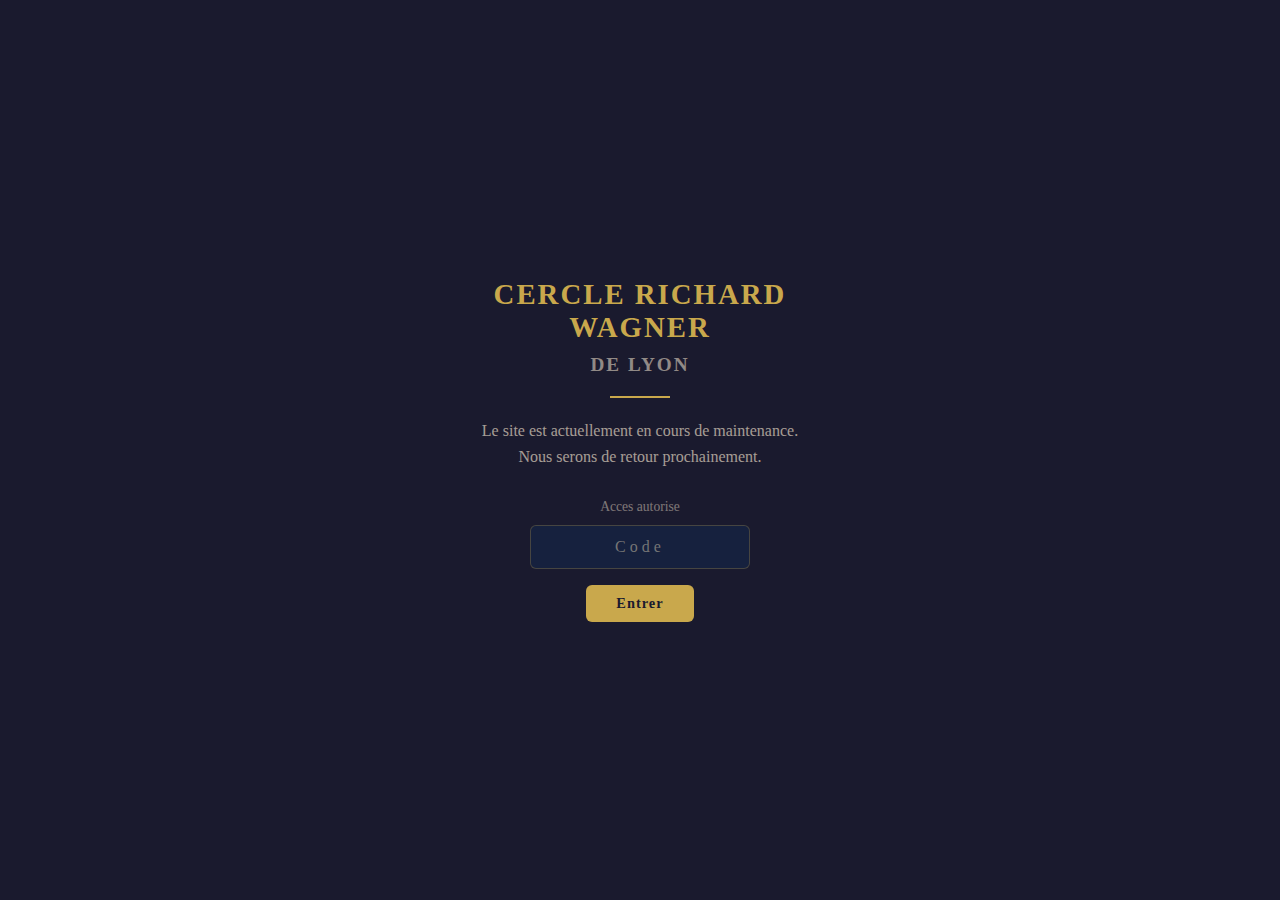
<file: maintenance.html>
<!DOCTYPE html>
<html lang="fr">
<head>
    <meta charset="UTF-8">
    <meta name="viewport" content="width=device-width, initial-scale=1.0">
    <title>Site en maintenance - CRW Lyon</title>
    <style>
        * { margin: 0; padding: 0; box-sizing: border-box; }
        body {
            min-height: 100vh;
            display: flex;
            align-items: center;
            justify-content: center;
            background: #1a1a2e;
            font-family: 'Georgia', serif;
            color: #e0d5c1;
        }
        .container {
            text-align: center;
            max-width: 500px;
            padding: 40px 30px;
        }
        h1 {
            font-size: 1.8rem;
            margin-bottom: 10px;
            color: #c9a84c;
            letter-spacing: 2px;
        }
        .subtitle {
            font-size: 1rem;
            margin-bottom: 30px;
            opacity: 0.7;
            line-height: 1.6;
        }
        .divider {
            width: 60px;
            height: 2px;
            background: #c9a84c;
            margin: 20px auto;
        }
        .code-form {
            margin-top: 30px;
        }
        .code-form input {
            padding: 12px 20px;
            font-size: 1rem;
            border: 1px solid #c9a84c44;
            background: #16213e;
            color: #e0d5c1;
            border-radius: 6px;
            text-align: center;
            letter-spacing: 4px;
            width: 220px;
            font-family: 'Georgia', serif;
        }
        .code-form input:focus {
            outline: none;
            border-color: #c9a84c;
        }
        .code-form button {
            display: block;
            margin: 16px auto 0;
            padding: 10px 30px;
            background: #c9a84c;
            color: #1a1a2e;
            border: none;
            border-radius: 6px;
            font-size: 0.9rem;
            cursor: pointer;
            font-family: 'Georgia', serif;
            font-weight: bold;
            letter-spacing: 1px;
        }
        .code-form button:hover {
            background: #d4b55a;
        }
        .error {
            color: #e74c3c;
            font-size: 0.85rem;
            margin-top: 10px;
            display: none;
        }
    </style>
</head>
<body>
    <div class="container">
        <h1>CERCLE RICHARD WAGNER</h1>
        <h1 style="font-size:1.2rem; color:#e0d5c1; opacity:0.6;">DE LYON</h1>
        <div class="divider"></div>
        <p class="subtitle">
            Le site est actuellement en cours de maintenance.<br>
            Nous serons de retour prochainement.
        </p>
        <div class="code-form">
            <p style="font-size:0.85rem; opacity:0.5; margin-bottom:10px;">Acces autorise</p>
            <input type="password" id="code" placeholder="Code" autocomplete="off">
            <p class="error" id="error">Code incorrect</p>
            <button onclick="checkCode()">Entrer</button>
        </div>
    </div>
    <script>
        function checkCode() {
            var code = document.getElementById('code').value;
            if (code === 'crwl2026') {
                document.cookie = 'crw_access=1; path=/; max-age=86400';
                window.location.href = '/index.html';
            } else {
                document.getElementById('error').style.display = 'block';
            }
        }
        document.getElementById('code').addEventListener('keypress', function(e) {
            if (e.key === 'Enter') checkCode();
        });
    </script>
</body>
</html>
</file>
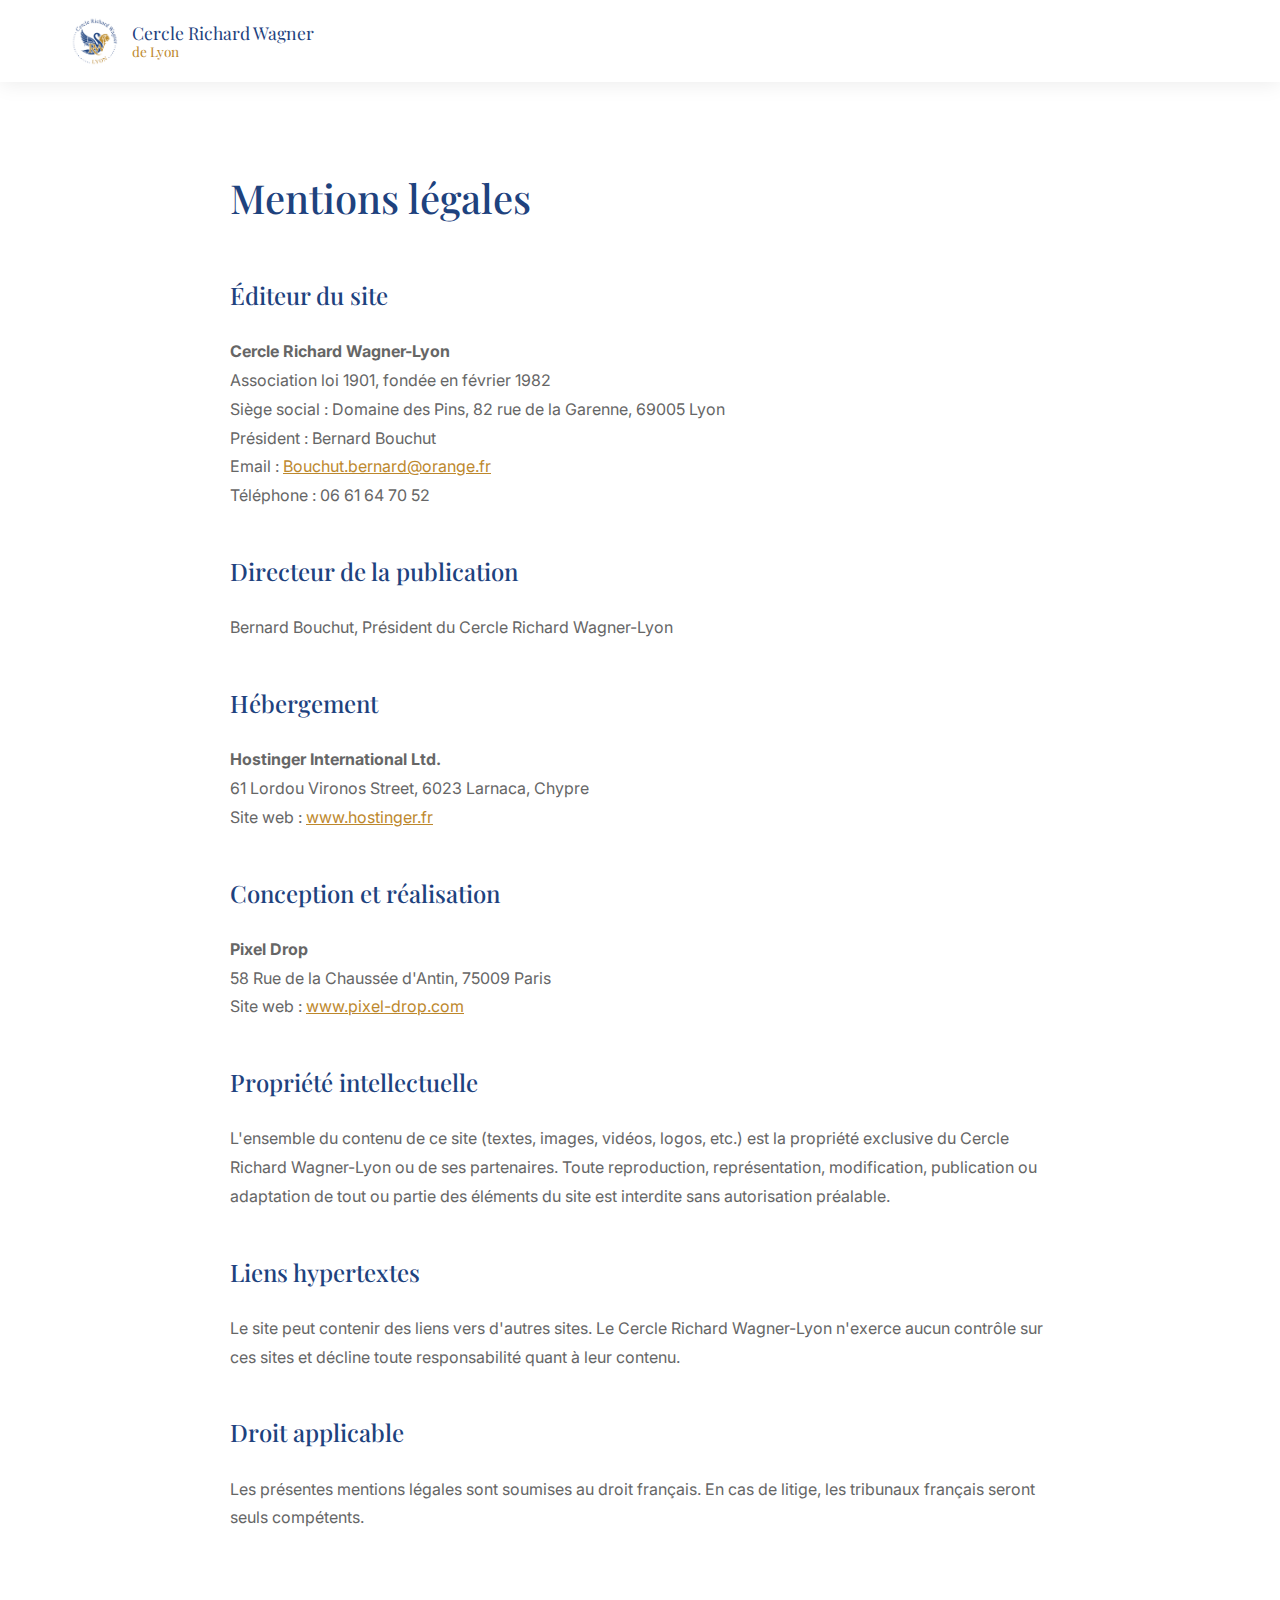
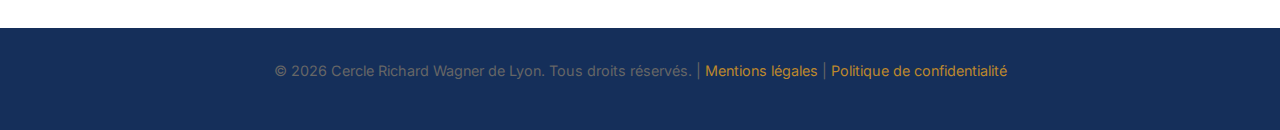
<file: mentions-legales.html>
<!DOCTYPE html>
<html lang="fr">
<head>
    <meta charset="UTF-8">
    <meta name="viewport" content="width=device-width, initial-scale=1.0">
    <title>Mentions légales - Cercle Richard Wagner de Lyon</title>
    <link rel="icon" type="image/png" href="logoCRWL.png">
    <link rel="preconnect" href="https://fonts.googleapis.com">
    <link rel="preconnect" href="https://fonts.gstatic.com" crossorigin>
    <link href="https://fonts.googleapis.com/css2?family=Playfair+Display:ital,wght@0,400;0,500;0,600;0,700;1,400;1,500&family=Inter:wght@300;400;500;600&display=swap" rel="stylesheet">
    <style>
        :root {
            --gold: #BD882D;
            --blue: #1E427E;
            --blue-dark: #152F5A;
            --cream: #F8F6F2;
            --white: #FFFFFF;
            --gray-dark: #2D2D2D;
            --gray-medium: #666666;
        }

        * { margin: 0; padding: 0; box-sizing: border-box; }

        body {
            font-family: 'Inter', sans-serif;
            color: var(--gray-dark);
            background-color: var(--white);
            line-height: 1.8;
        }

        h1, h2, h3 { font-family: 'Playfair Display', serif; font-weight: 500; }

        .header {
            background: var(--white);
            padding: 16px 70px;
            box-shadow: 0 2px 20px rgba(0,0,0,0.08);
        }

        .header-inner {
            display: flex;
            justify-content: space-between;
            align-items: center;
            max-width: 1400px;
            margin: 0 auto;
        }

        .logo {
            display: flex;
            align-items: center;
            gap: 12px;
            text-decoration: none;
        }

        .logo img { height: 50px; width: auto; }

        .logo-text {
            font-family: 'Playfair Display', serif;
            font-size: 1.1rem;
            color: var(--blue);
            line-height: 1.2;
        }

        .logo-text span {
            display: block;
            font-size: 0.85rem;
            color: var(--gold);
        }

        .content {
            max-width: 900px;
            margin: 0 auto;
            padding: 80px 40px;
        }

        h1 {
            font-size: 2.5rem;
            color: var(--blue);
            margin-bottom: 40px;
        }

        h2 {
            font-size: 1.5rem;
            color: var(--blue);
            margin: 40px 0 20px;
        }

        p, li {
            color: var(--gray-medium);
            margin-bottom: 16px;
        }

        ul { padding-left: 20px; }

        a { color: var(--gold); }

        .footer {
            background: var(--blue-dark);
            color: white;
            padding: 30px 70px;
            text-align: center;
            font-size: 0.9rem;
        }

        .footer a { color: var(--gold); text-decoration: none; }

        @media (max-width: 768px) {
            .header { padding: 16px 20px; }
            .content { padding: 40px 20px; }
            h1 { font-size: 1.8rem; }
        }
    </style>
</head>
<body>
    <header class="header">
        <div class="header-inner">
            <a href="/" class="logo">
                <img src="logoCRWL.png" alt="CRWL">
                <div class="logo-text">
                    Cercle Richard Wagner
                    <span>de Lyon</span>
                </div>
            </a>
        </div>
    </header>

    <main class="content">
        <h1>Mentions légales</h1>

        <h2>Éditeur du site</h2>
        <p>
            <strong>Cercle Richard Wagner-Lyon</strong><br>
            Association loi 1901, fondée en février 1982<br>
            Siège social : Domaine des Pins, 82 rue de la Garenne, 69005 Lyon<br>
            Président : Bernard Bouchut<br>
            Email : <a href="mailto:Bouchut.bernard@orange.fr">Bouchut.bernard@orange.fr</a><br>
            Téléphone : 06 61 64 70 52
        </p>

        <h2>Directeur de la publication</h2>
        <p>Bernard Bouchut, Président du Cercle Richard Wagner-Lyon</p>

        <h2>Hébergement</h2>
        <p>
            <strong>Hostinger International Ltd.</strong><br>
            61 Lordou Vironos Street, 6023 Larnaca, Chypre<br>
            Site web : <a href="https://www.hostinger.fr" target="_blank">www.hostinger.fr</a>
        </p>

        <h2>Conception et réalisation</h2>
        <p>
            <strong>Pixel Drop</strong><br>
            58 Rue de la Chaussée d'Antin, 75009 Paris<br>
            Site web : <a href="https://www.pixel-drop.com" target="_blank">www.pixel-drop.com</a>
        </p>

        <h2>Propriété intellectuelle</h2>
        <p>
            L'ensemble du contenu de ce site (textes, images, vidéos, logos, etc.) est la propriété exclusive du Cercle Richard Wagner-Lyon ou de ses partenaires. Toute reproduction, représentation, modification, publication ou adaptation de tout ou partie des éléments du site est interdite sans autorisation préalable.
        </p>

        <h2>Liens hypertextes</h2>
        <p>
            Le site peut contenir des liens vers d'autres sites. Le Cercle Richard Wagner-Lyon n'exerce aucun contrôle sur ces sites et décline toute responsabilité quant à leur contenu.
        </p>

        <h2>Droit applicable</h2>
        <p>
            Les présentes mentions légales sont soumises au droit français. En cas de litige, les tribunaux français seront seuls compétents.
        </p>
    </main>

    <footer class="footer">
        <p>© 2026 Cercle Richard Wagner de Lyon. Tous droits réservés. | <a href="/mentions-legales">Mentions légales</a> | <a href="/politique-confidentialite">Politique de confidentialité</a></p>
    </footer>
</body>
</html>
</file>
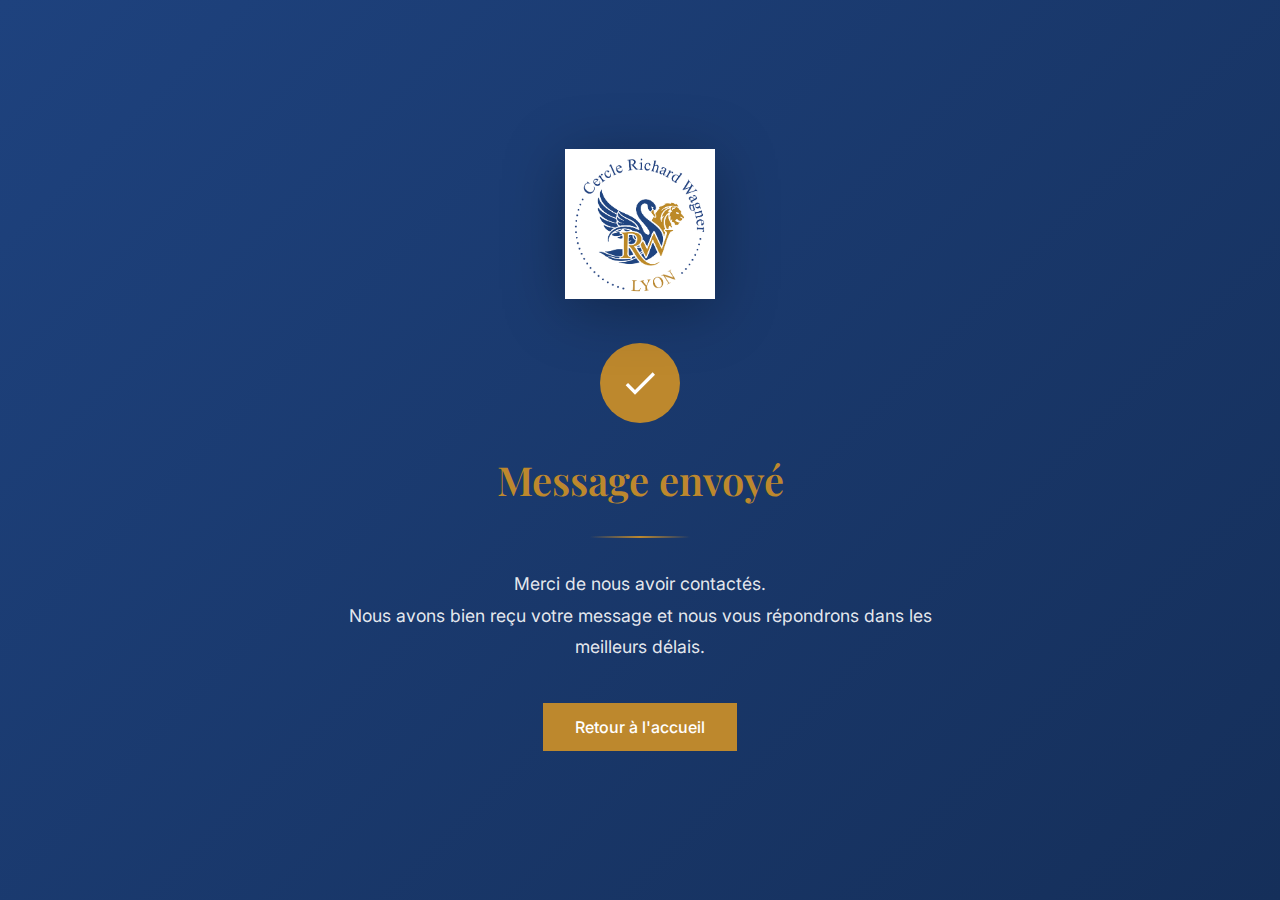
<file: merci.html>
<!DOCTYPE html>
<html lang="fr">
<head>
    <meta charset="UTF-8">
    <meta name="viewport" content="width=device-width, initial-scale=1.0">
    <title>Message envoyé - Cercle Richard Wagner de Lyon</title>
    <link rel="icon" type="image/png" href="logoCRWL.png">
    <link rel="preconnect" href="https://fonts.googleapis.com">
    <link rel="preconnect" href="https://fonts.gstatic.com" crossorigin>
    <link href="https://fonts.googleapis.com/css2?family=Playfair+Display:ital,wght@0,400;0,500;0,600;0,700;1,400;1,500&family=Inter:wght@300;400;500;600&display=swap" rel="stylesheet">
    <style>
        :root {
            --gold: #BD882D;
            --gold-light: #D4A84A;
            --blue: #1E427E;
            --blue-dark: #152F5A;
            --cream: #F8F6F2;
            --white: #FFFFFF;
            --gray-medium: #666666;
        }

        * {
            margin: 0;
            padding: 0;
            box-sizing: border-box;
        }

        body {
            font-family: 'Inter', sans-serif;
            background: linear-gradient(135deg, var(--blue) 0%, var(--blue-dark) 100%);
            min-height: 100vh;
            display: flex;
            flex-direction: column;
            justify-content: center;
            align-items: center;
            color: var(--white);
            padding: 20px;
        }

        .container {
            text-align: center;
            max-width: 600px;
            animation: fadeIn 0.8s ease-out;
        }

        @keyframes fadeIn {
            from {
                opacity: 0;
                transform: translateY(30px);
            }
            to {
                opacity: 1;
                transform: translateY(0);
            }
        }

        .logo {
            width: 150px;
            height: auto;
            margin-bottom: 40px;
            filter: drop-shadow(0 10px 30px rgba(0, 0, 0, 0.3));
        }

        .check-icon {
            width: 80px;
            height: 80px;
            background: var(--gold);
            border-radius: 50%;
            display: flex;
            align-items: center;
            justify-content: center;
            margin: 0 auto 30px;
        }

        .check-icon svg {
            width: 40px;
            height: 40px;
            fill: white;
        }

        h1 {
            font-family: 'Playfair Display', serif;
            font-size: 2.5rem;
            font-weight: 600;
            color: var(--gold);
            margin-bottom: 20px;
        }

        .message {
            font-size: 1.1rem;
            color: rgba(255, 255, 255, 0.9);
            line-height: 1.8;
            margin-bottom: 40px;
        }

        .btn {
            display: inline-block;
            padding: 14px 32px;
            background: var(--gold);
            color: white;
            text-decoration: none;
            font-weight: 500;
            transition: all 0.3s ease;
        }

        .btn:hover {
            background: var(--gold-light);
            transform: translateY(-2px);
        }

        .ornament {
            width: 100px;
            height: 2px;
            background: linear-gradient(90deg, transparent, var(--gold), transparent);
            margin: 30px auto;
        }
    </style>
</head>
<body>
    <div class="container">
        <img src="logoCRWL.png" alt="Cercle Richard Wagner de Lyon" class="logo">
        
        <div class="check-icon">
            <svg viewBox="0 0 24 24" xmlns="http://www.w3.org/2000/svg">
                <path d="M9 16.17L4.83 12l-1.42 1.41L9 19 21 7l-1.41-1.41L9 16.17z"/>
            </svg>
        </div>

        <h1>Message envoyé</h1>

        <div class="ornament"></div>

        <p class="message">
            Merci de nous avoir contactés.<br>
            Nous avons bien reçu votre message et nous vous répondrons dans les meilleurs délais.
        </p>

        <a href="/" class="btn">Retour à l'accueil</a>
    </div>
</body>
</html>
</file>
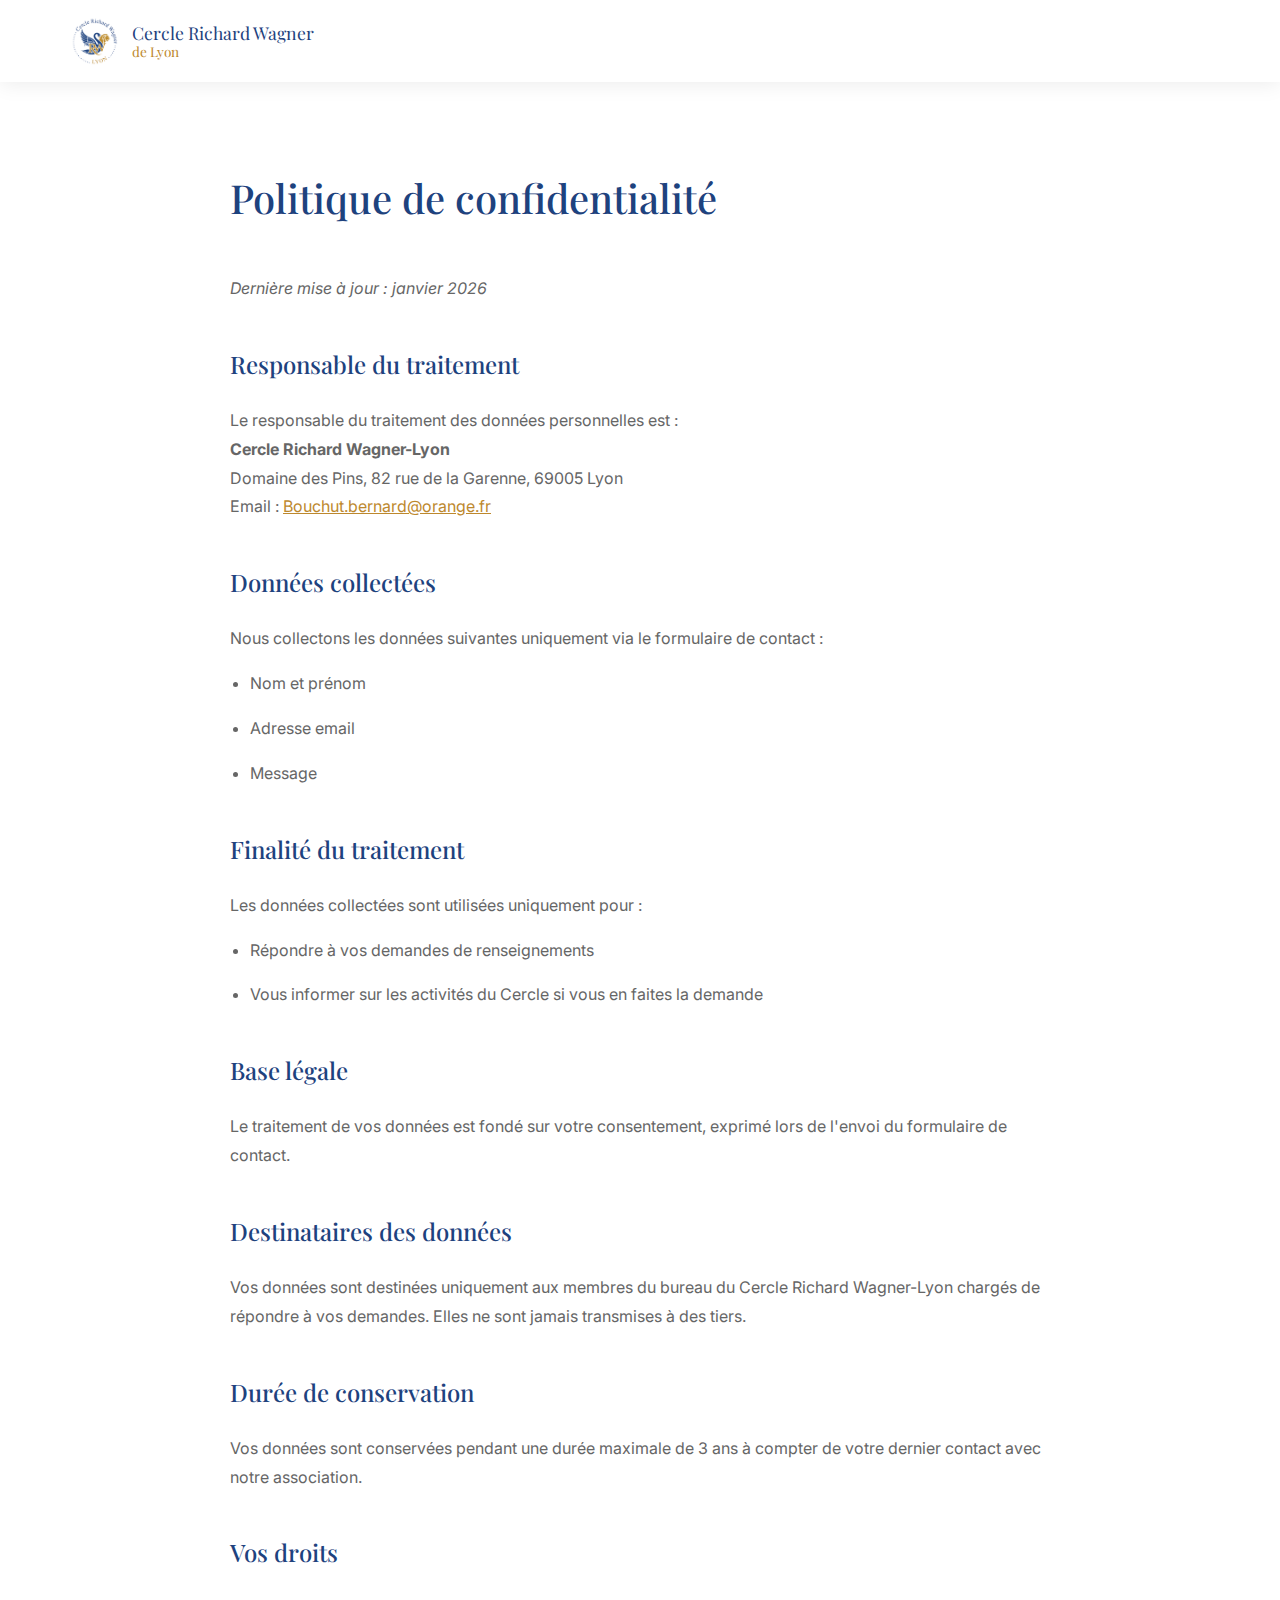
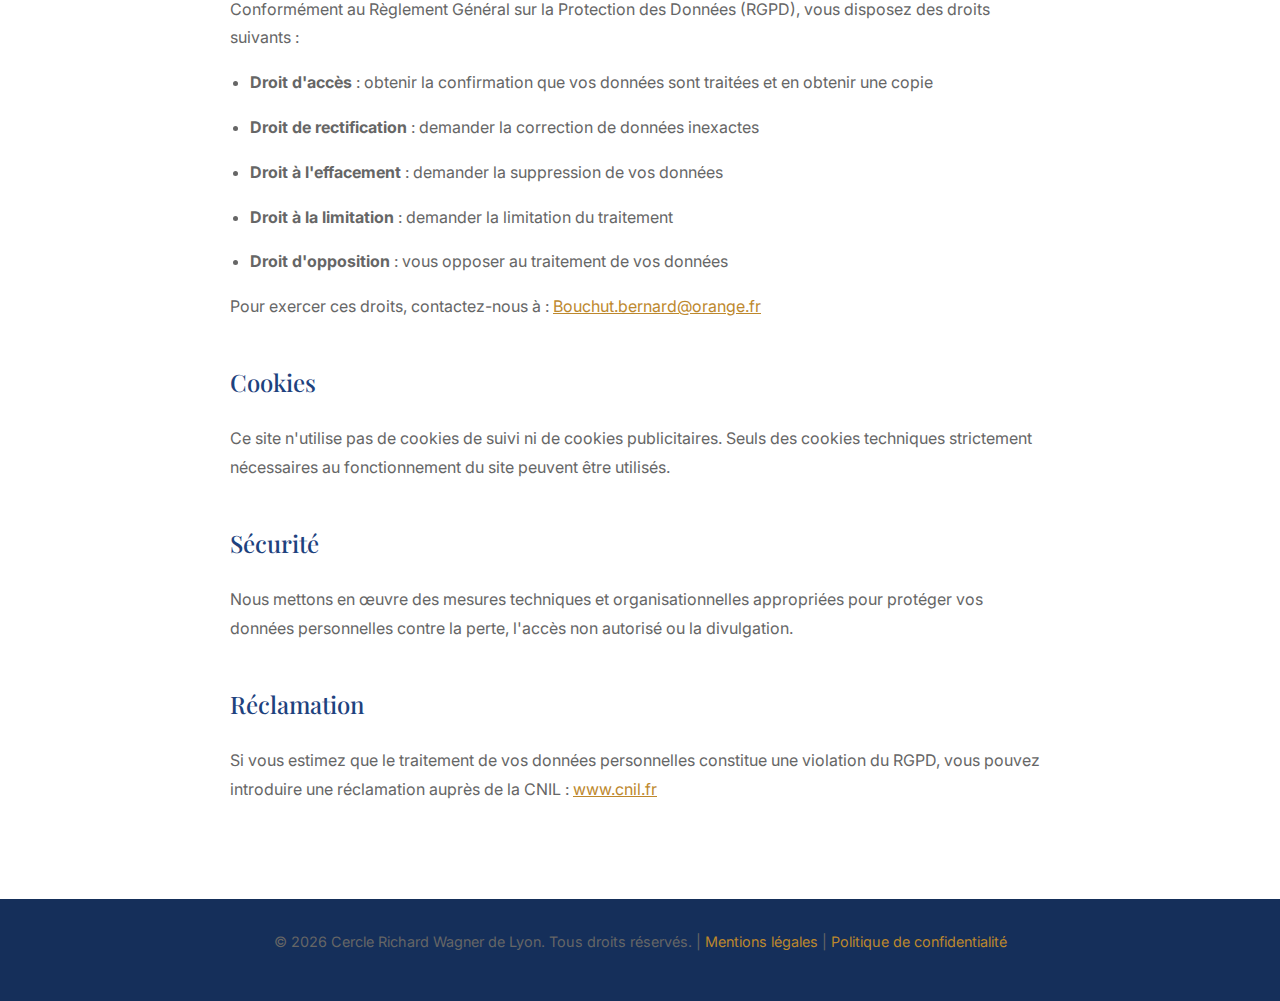
<file: politique-confidentialite.html>
<!DOCTYPE html>
<html lang="fr">
<head>
    <meta charset="UTF-8">
    <meta name="viewport" content="width=device-width, initial-scale=1.0">
    <title>Politique de confidentialité - Cercle Richard Wagner de Lyon</title>
    <link rel="icon" type="image/png" href="logoCRWL.png">
    <link rel="preconnect" href="https://fonts.googleapis.com">
    <link rel="preconnect" href="https://fonts.gstatic.com" crossorigin>
    <link href="https://fonts.googleapis.com/css2?family=Playfair+Display:ital,wght@0,400;0,500;0,600;0,700;1,400;1,500&family=Inter:wght@300;400;500;600&display=swap" rel="stylesheet">
    <style>
        :root {
            --gold: #BD882D;
            --blue: #1E427E;
            --blue-dark: #152F5A;
            --cream: #F8F6F2;
            --white: #FFFFFF;
            --gray-dark: #2D2D2D;
            --gray-medium: #666666;
        }

        * { margin: 0; padding: 0; box-sizing: border-box; }

        body {
            font-family: 'Inter', sans-serif;
            color: var(--gray-dark);
            background-color: var(--white);
            line-height: 1.8;
        }

        h1, h2, h3 { font-family: 'Playfair Display', serif; font-weight: 500; }

        .header {
            background: var(--white);
            padding: 16px 70px;
            box-shadow: 0 2px 20px rgba(0,0,0,0.08);
        }

        .header-inner {
            display: flex;
            justify-content: space-between;
            align-items: center;
            max-width: 1400px;
            margin: 0 auto;
        }

        .logo {
            display: flex;
            align-items: center;
            gap: 12px;
            text-decoration: none;
        }

        .logo img { height: 50px; width: auto; }

        .logo-text {
            font-family: 'Playfair Display', serif;
            font-size: 1.1rem;
            color: var(--blue);
            line-height: 1.2;
        }

        .logo-text span {
            display: block;
            font-size: 0.85rem;
            color: var(--gold);
        }

        .content {
            max-width: 900px;
            margin: 0 auto;
            padding: 80px 40px;
        }

        h1 {
            font-size: 2.5rem;
            color: var(--blue);
            margin-bottom: 40px;
        }

        h2 {
            font-size: 1.5rem;
            color: var(--blue);
            margin: 40px 0 20px;
        }

        p, li {
            color: var(--gray-medium);
            margin-bottom: 16px;
        }

        ul { padding-left: 20px; }

        a { color: var(--gold); }

        .footer {
            background: var(--blue-dark);
            color: white;
            padding: 30px 70px;
            text-align: center;
            font-size: 0.9rem;
        }

        .footer a { color: var(--gold); text-decoration: none; }

        @media (max-width: 768px) {
            .header { padding: 16px 20px; }
            .content { padding: 40px 20px; }
            h1 { font-size: 1.8rem; }
        }
    </style>
</head>
<body>
    <header class="header">
        <div class="header-inner">
            <a href="/" class="logo">
                <img src="logoCRWL.png" alt="CRWL">
                <div class="logo-text">
                    Cercle Richard Wagner
                    <span>de Lyon</span>
                </div>
            </a>
        </div>
    </header>

    <main class="content">
        <h1>Politique de confidentialité</h1>

        <p><em>Dernière mise à jour : janvier 2026</em></p>

        <h2>Responsable du traitement</h2>
        <p>
            Le responsable du traitement des données personnelles est :<br>
            <strong>Cercle Richard Wagner-Lyon</strong><br>
            Domaine des Pins, 82 rue de la Garenne, 69005 Lyon<br>
            Email : <a href="mailto:Bouchut.bernard@orange.fr">Bouchut.bernard@orange.fr</a>
        </p>

        <h2>Données collectées</h2>
        <p>Nous collectons les données suivantes uniquement via le formulaire de contact :</p>
        <ul>
            <li>Nom et prénom</li>
            <li>Adresse email</li>
            <li>Message</li>
        </ul>

        <h2>Finalité du traitement</h2>
        <p>Les données collectées sont utilisées uniquement pour :</p>
        <ul>
            <li>Répondre à vos demandes de renseignements</li>
            <li>Vous informer sur les activités du Cercle si vous en faites la demande</li>
        </ul>

        <h2>Base légale</h2>
        <p>Le traitement de vos données est fondé sur votre consentement, exprimé lors de l'envoi du formulaire de contact.</p>

        <h2>Destinataires des données</h2>
        <p>Vos données sont destinées uniquement aux membres du bureau du Cercle Richard Wagner-Lyon chargés de répondre à vos demandes. Elles ne sont jamais transmises à des tiers.</p>

        <h2>Durée de conservation</h2>
        <p>Vos données sont conservées pendant une durée maximale de 3 ans à compter de votre dernier contact avec notre association.</p>

        <h2>Vos droits</h2>
        <p>Conformément au Règlement Général sur la Protection des Données (RGPD), vous disposez des droits suivants :</p>
        <ul>
            <li><strong>Droit d'accès</strong> : obtenir la confirmation que vos données sont traitées et en obtenir une copie</li>
            <li><strong>Droit de rectification</strong> : demander la correction de données inexactes</li>
            <li><strong>Droit à l'effacement</strong> : demander la suppression de vos données</li>
            <li><strong>Droit à la limitation</strong> : demander la limitation du traitement</li>
            <li><strong>Droit d'opposition</strong> : vous opposer au traitement de vos données</li>
        </ul>
        <p>Pour exercer ces droits, contactez-nous à : <a href="mailto:Bouchut.bernard@orange.fr">Bouchut.bernard@orange.fr</a></p>

        <h2>Cookies</h2>
        <p>Ce site n'utilise pas de cookies de suivi ni de cookies publicitaires. Seuls des cookies techniques strictement nécessaires au fonctionnement du site peuvent être utilisés.</p>

        <h2>Sécurité</h2>
        <p>Nous mettons en œuvre des mesures techniques et organisationnelles appropriées pour protéger vos données personnelles contre la perte, l'accès non autorisé ou la divulgation.</p>

        <h2>Réclamation</h2>
        <p>Si vous estimez que le traitement de vos données personnelles constitue une violation du RGPD, vous pouvez introduire une réclamation auprès de la CNIL : <a href="https://www.cnil.fr" target="_blank">www.cnil.fr</a></p>
    </main>

    <footer class="footer">
        <p>© 2026 Cercle Richard Wagner de Lyon. Tous droits réservés. | <a href="/mentions-legales">Mentions légales</a> | <a href="/politique-confidentialite">Politique de confidentialité</a></p>
    </footer>
</body>
</html>
</file>
